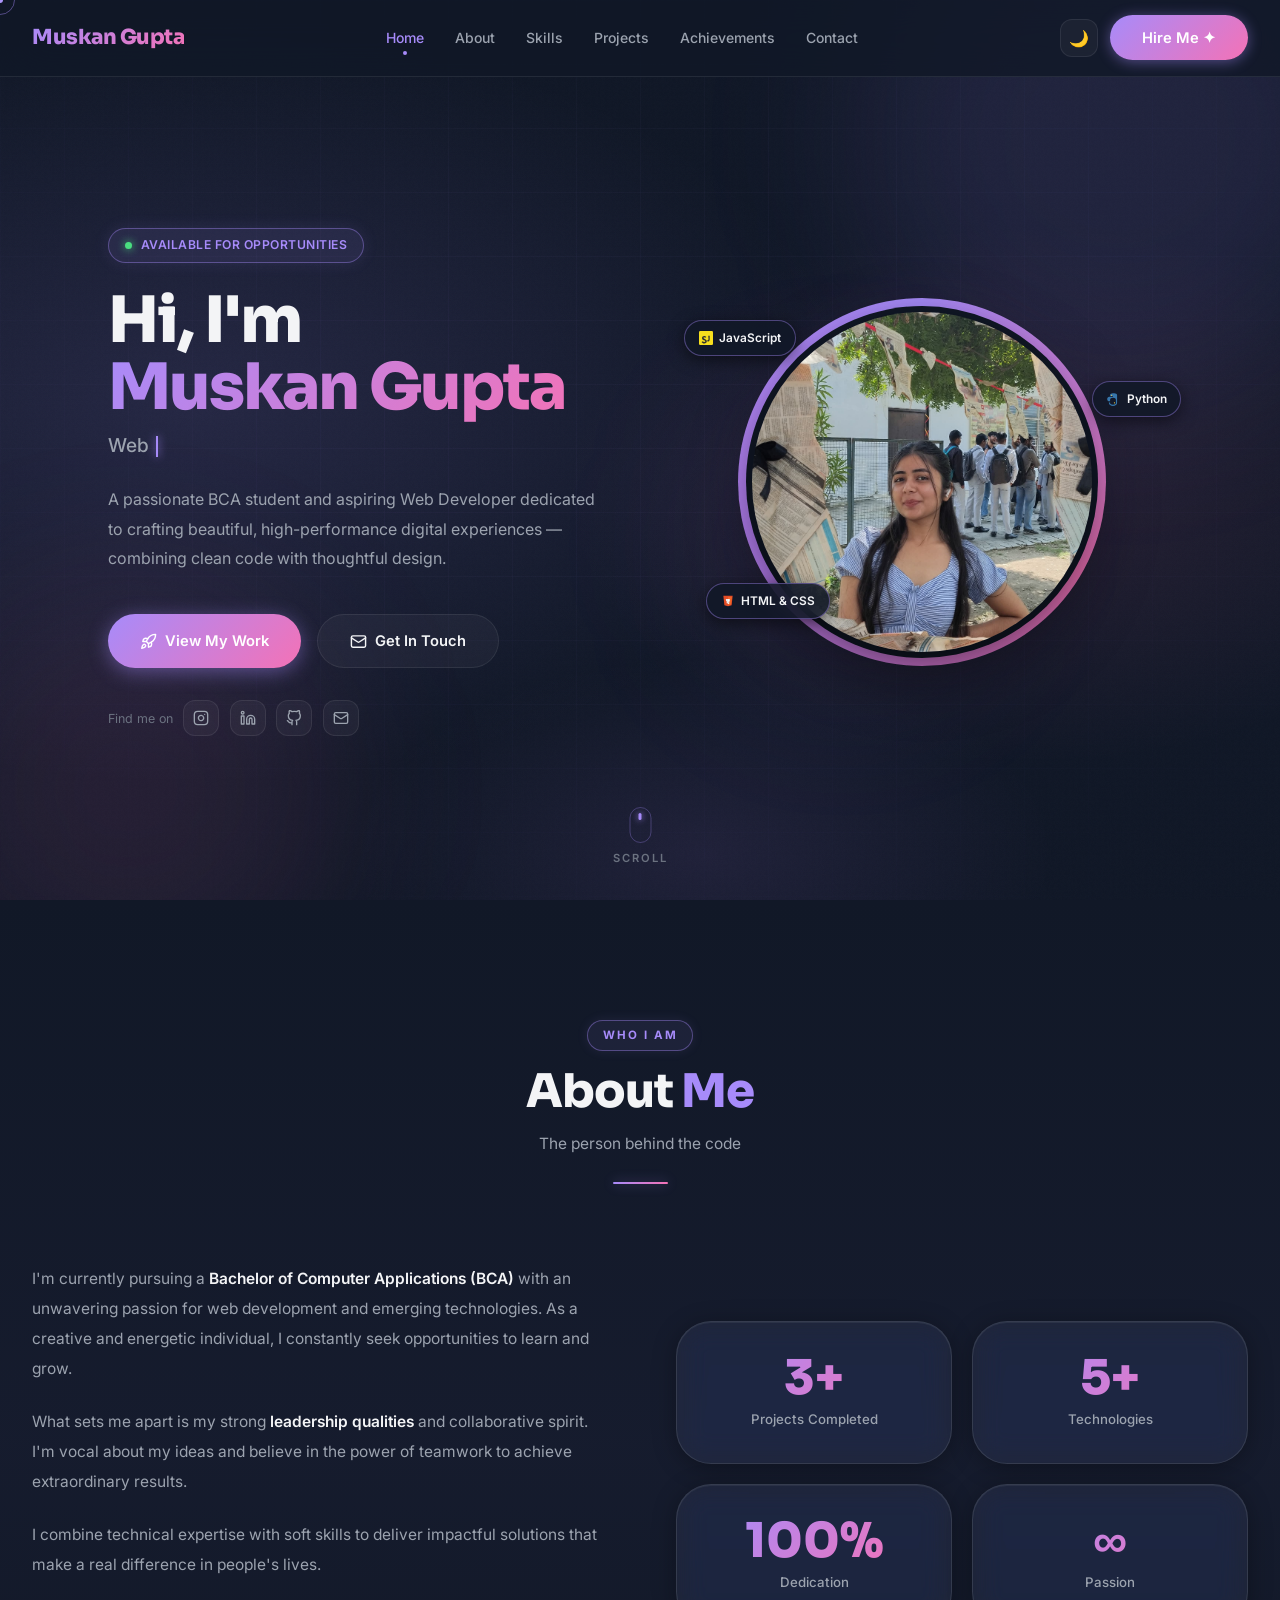
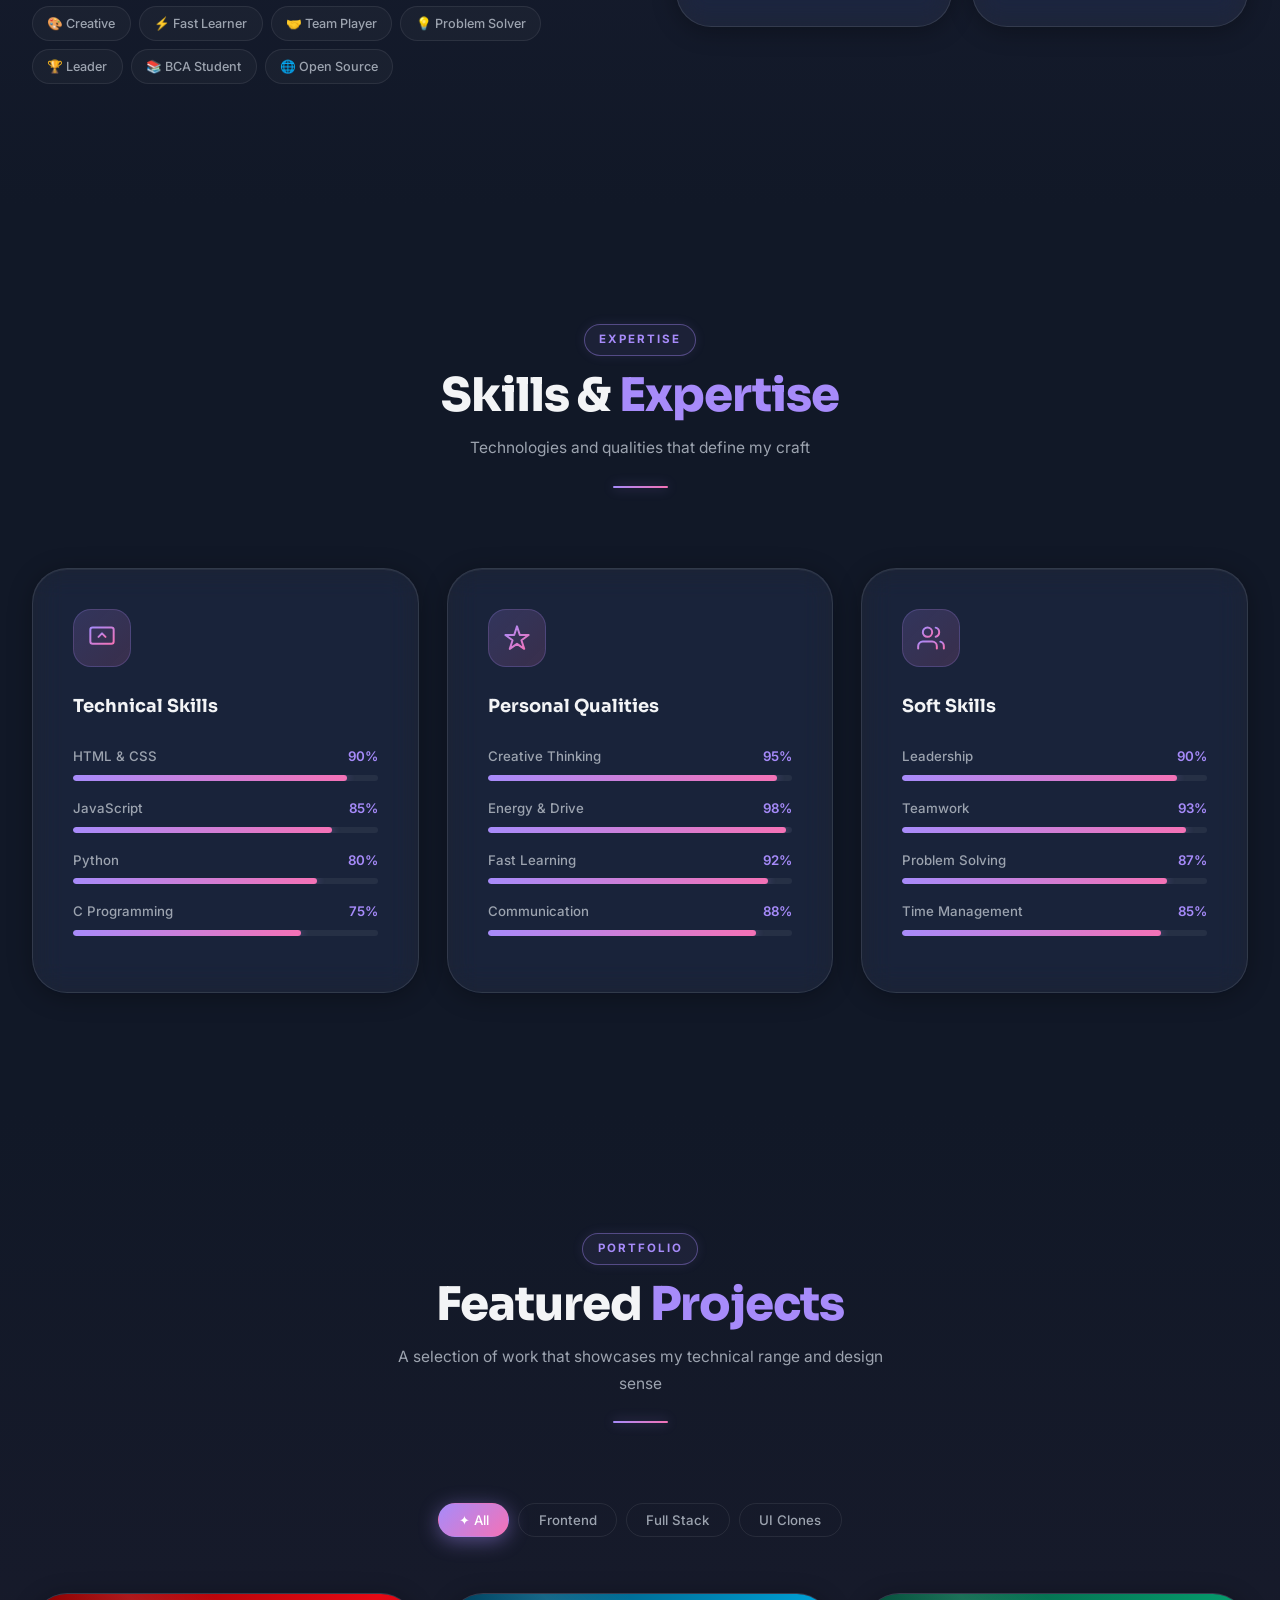
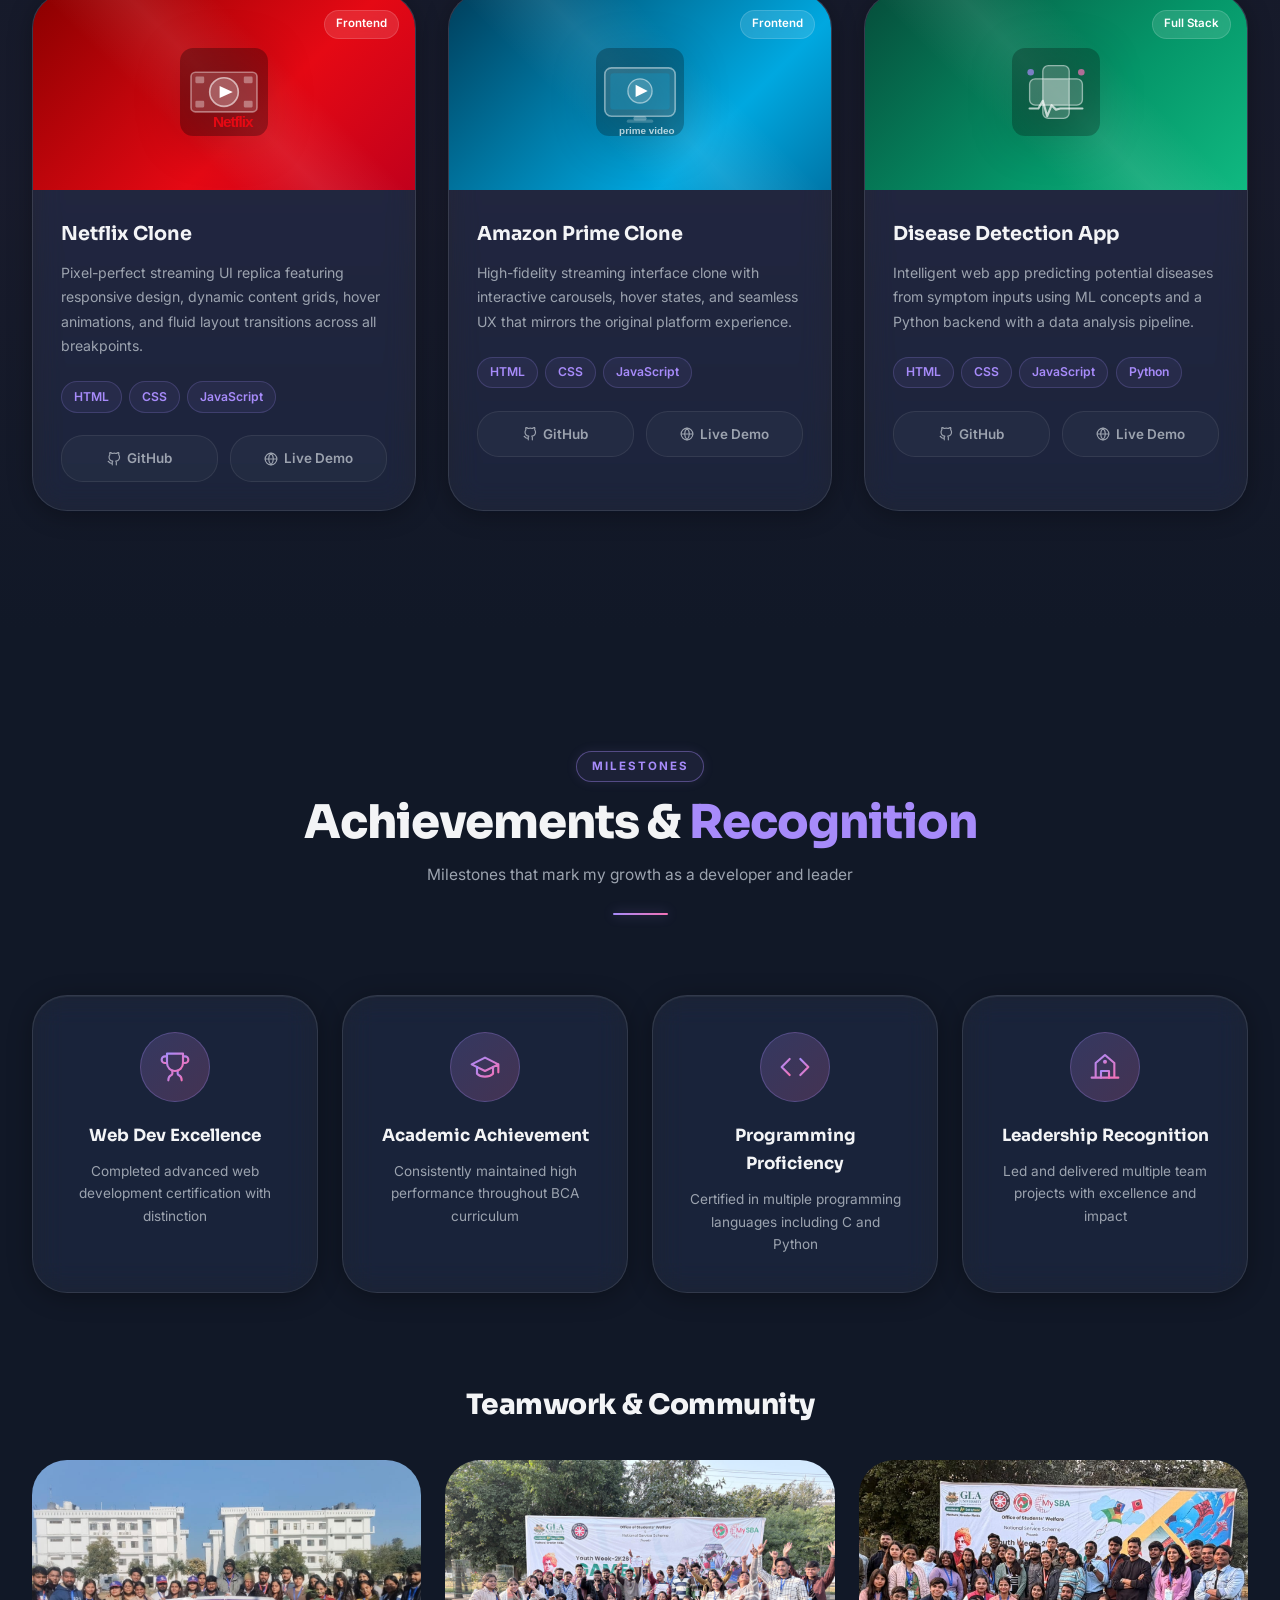
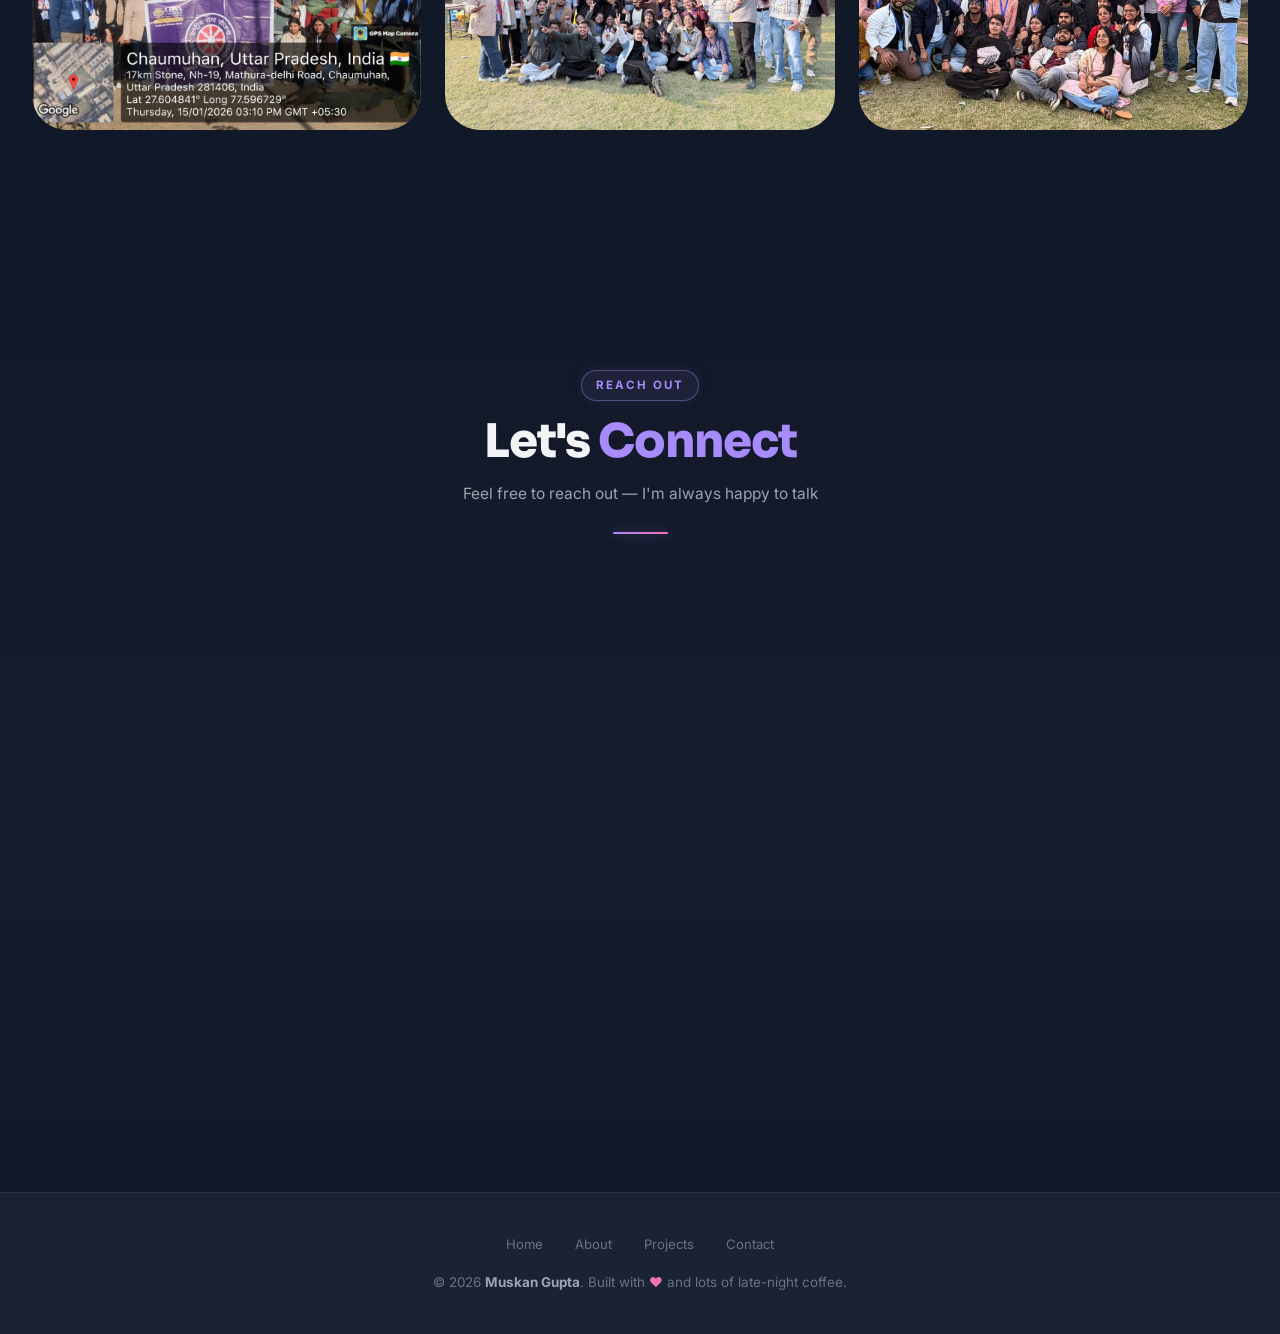
<file: index.html>
<!DOCTYPE html>
<html lang="en">
<head>
<meta charset="UTF-8"/>
<meta name="viewport" content="width=device-width, initial-scale=1.0"/>
<title>Muskan Gupta — Frontend Developer</title>
<link rel="preconnect" href="https://fonts.googleapis.com"/>
<link rel="preconnect" href="https://fonts.gstatic.com" crossorigin/>
<link href="https://fonts.googleapis.com/css2?family=Sora:wght@300;400;500;600;700;800&family=Inter:wght@300;400;500;600;700&display=swap" rel="stylesheet"/>
<style>
/* ════════════════════════════════════════════
   TOKENS
════════════════════════════════════════════ */
:root {
  --bg:          #111827;
  --bg2:         #0f1320;
  --card:        rgba(255,255,255,0.05);
  --card-h:      rgba(255,255,255,0.08);
  --nav-bg:      rgba(17,24,39,0.80);
  --surface:     #1a2236;

  --lav:         #a78bfa;   /* lavender primary */
  --lav-light:   #c084fc;   /* light glow */
  --lav-dim:     #7c6fbe;
  --pink:        #f472b6;   /* soft pink accent */
  --pink-dim:    #c7507e;

  --text:        #f3f4f6;
  --text-2:      #9ca3af;
  --text-3:      #6b7280;

  --border:      rgba(255,255,255,0.08);
  --border-lav:  rgba(167,139,250,0.40);
  --border-pink: rgba(244,114,182,0.35);

  --glow-lav:    rgba(167,139,250,0.45);
  --glow-pink:   rgba(244,114,182,0.38);
  --glow-soft:   rgba(192,132,252,0.28);

  --r:  35px;   /* global card radius */
  --r-sm: 18px;
  --r-xs: 12px;

  --fh: 'Sora', sans-serif;
  --fb: 'Inter', sans-serif;
  --spring: cubic-bezier(0.34,1.56,0.64,1);
  --ease:   cubic-bezier(0.22,1,0.36,1);
}

body.light {
  --bg:#f5f3ff; --bg2:#ede9fe; --card:rgba(255,255,255,0.75);
  --card-h:rgba(255,255,255,0.92); --nav-bg:rgba(245,243,255,0.85);
  --surface:#ffffff; --text:#1f1235; --text-2:#4b3f8d; --text-3:#7c70b8;
  --border:rgba(167,139,250,0.18); --border-lav:rgba(167,139,250,0.4);
  --glow-lav:rgba(167,139,250,0.25);
}

*,*::before,*::after{margin:0;padding:0;box-sizing:border-box}
html{scroll-behavior:smooth}
body{
  font-family:var(--fb); background:var(--bg); color:var(--text);
  line-height:1.7; overflow-x:hidden; transition:background .4s,color .4s;
}
::selection{background:var(--lav);color:#fff}
img{max-width:100%;display:block}
a{text-decoration:none;color:inherit}
button{cursor:pointer;font-family:var(--fb)}
svg{display:block;flex-shrink:0}

/* subtle noise */
body::after{
  content:''; position:fixed; inset:0; z-index:0; pointer-events:none;
  background:url("data:image/svg+xml,%3Csvg xmlns='http://www.w3.org/2000/svg' width='300' height='300'%3E%3Cfilter id='n'%3E%3CfeTurbulence baseFrequency='0.85' numOctaves='4' stitchTiles='stitch'/%3E%3C/filter%3E%3Crect width='300' height='300' filter='url(%23n)' opacity='0.03'/%3E%3C/svg%3E");
  opacity:.5;
}

/* ════════════════════════════════════════════
   CURSOR
════════════════════════════════════════════ */
.cdot,.cring{position:fixed;border-radius:50%;pointer-events:none;z-index:99999;transform:translate(-50%,-50%)}
.cdot{width:6px;height:6px;background:var(--lav);mix-blend-mode:screen}
.cring{width:30px;height:30px;border:1.5px solid rgba(167,139,250,0.45);transition:width .3s var(--spring),height .3s var(--spring),border-color .3s,background .3s}
.cring.hov{width:50px;height:50px;background:rgba(167,139,250,0.07);border-color:var(--pink)}
@media(hover:none){.cdot,.cring{display:none}}

/* ════════════════════════════════════════════
   PROGRESS BAR
════════════════════════════════════════════ */
#prog{
  position:fixed;top:0;left:0;height:2.5px;width:0%;z-index:9999;
  background:linear-gradient(90deg,var(--lav),var(--pink),var(--lav-light));
  border-radius:0 3px 3px 0;
  box-shadow:0 0 14px var(--glow-lav);
  transition:width .1s linear;
}

/* ════════════════════════════════════════════
   TOAST
════════════════════════════════════════════ */
#toast{
  position:fixed;bottom:2rem;right:2rem;z-index:9999;
  background:var(--surface);border:1px solid var(--border-lav);color:var(--text);
  padding:.85rem 1.5rem;border-radius:var(--r-sm);font-size:.87rem;font-weight:500;
  box-shadow:0 8px 32px rgba(0,0,0,.5),0 0 20px var(--glow-lav);
  transform:translateY(90px);opacity:0;transition:all .4s var(--spring);
}
#toast.on{transform:translateY(0);opacity:1}

/* ════════════════════════════════════════════
   BACK TO TOP
════════════════════════════════════════════ */
#btt{
  position:fixed;bottom:2rem;left:2rem;z-index:998;
  width:44px;height:44px;border-radius:50%;border:none;
  background:linear-gradient(135deg,var(--lav),var(--pink));color:#fff;font-size:1.1rem;
  display:flex;align-items:center;justify-content:center;
  box-shadow:0 4px 20px var(--glow-lav);
  transform:translateY(90px);opacity:0;transition:transform .4s var(--spring),opacity .4s,box-shadow .3s;
}
#btt.on{transform:translateY(0);opacity:1}
#btt:hover{box-shadow:0 0 25px rgba(167,139,250,.5),0 0 0 4px rgba(167,139,250,.15);transform:translateY(-4px)}

/* ════════════════════════════════════════════
   GLASS MIXIN
════════════════════════════════════════════ */
.glass{
  background:rgba(255,255,255,0.05);
  backdrop-filter:blur(15px) saturate(160%);
  -webkit-backdrop-filter:blur(15px) saturate(160%);
  border:1px solid rgba(255,255,255,0.10);
  box-shadow:0 4px 24px rgba(0,0,0,.3),inset 0 1px 0 rgba(255,255,255,.06);
}
body.light .glass{
  background:rgba(255,255,255,0.60);
  border-color:rgba(167,139,250,0.18);
  box-shadow:0 4px 24px rgba(167,139,250,.12),inset 0 1px 0 rgba(255,255,255,.8);
}

/* ════════════════════════════════════════════
   NAV
════════════════════════════════════════════ */
nav{
  position:fixed;width:100%;top:0;z-index:1000;
  background:var(--nav-bg);
  backdrop-filter:blur(24px);-webkit-backdrop-filter:blur(24px);
  border-bottom:1px solid var(--border);
  transition:box-shadow .4s,background .4s;
}
nav.scrolled{box-shadow:0 8px 40px rgba(0,0,0,.45),0 0 0 1px rgba(167,139,250,.08)}

.nav-wrap{
  max-width:1380px;margin:0 auto;padding:.95rem 2rem;
  display:flex;justify-content:space-between;align-items:center;gap:1rem;
}

.logo{
  font-family:var(--fh);font-size:1.3rem;font-weight:800;letter-spacing:-.5px;
  background:linear-gradient(135deg,var(--lav),var(--pink));
  -webkit-background-clip:text;-webkit-text-fill-color:transparent;background-clip:text;
  cursor:pointer;
}

.nav-links{display:flex;list-style:none;gap:.25rem;align-items:center}
.nav-links a{
  color:var(--text-2);font-weight:500;font-size:.875rem;
  padding:.42rem .85rem;border-radius:var(--r-xs);
  transition:color .25s,background .25s;
}
.nav-links a:hover{color:var(--text);background:rgba(167,139,250,.08)}
.nav-links a.active{color:var(--lav)}
.nav-links a.active::before{
  /* little dot indicator */
  content:''; position:absolute; bottom:-2px; left:50%; transform:translateX(-50%);
  width:4px;height:4px;border-radius:50%;background:var(--lav);
}
.nav-links a{position:relative}

.nav-right{display:flex;align-items:center;gap:.75rem}

.theme-btn{
  width:38px;height:38px;border-radius:var(--r-xs);border:1px solid var(--border);
  background:rgba(255,255,255,.04);color:var(--text-2);font-size:1rem;
  display:flex;align-items:center;justify-content:center;
  transition:border-color .25s,color .25s,transform .25s;
}
.theme-btn:hover{border-color:var(--lav);color:var(--lav);transform:rotate(18deg)}

.nav-cta{
  padding:.5rem 1.25rem;border-radius:50px;border:none;
  background:linear-gradient(135deg,var(--lav),var(--pink));
  color:#fff;font-size:.85rem;font-weight:600;
  box-shadow:0 2px 14px var(--glow-lav);
  transition:box-shadow .25s,transform .25s;
}
.nav-cta:hover{box-shadow:0 0 25px rgba(167,139,250,.5);transform:translateY(-2px)}

.ham{
  display:none;background:none;border:1px solid var(--border);
  width:38px;height:38px;border-radius:var(--r-xs);color:var(--text-2);font-size:1.2rem;
  align-items:center;justify-content:center;
}

/* ════════════════════════════════════════════
   HERO
════════════════════════════════════════════ */
.hero{
  min-height:100vh;display:flex;align-items:center;
  padding:9rem 2rem 5rem;position:relative;overflow:hidden;
}

/* bg gradient */
.hero-bg{
  position:absolute;inset:0;z-index:0;
  background:
    radial-gradient(ellipse 80% 65% at 15% 45%, rgba(167,139,250,.14) 0%, transparent 65%),
    radial-gradient(ellipse 60% 50% at 80% 55%, rgba(244,114,182,.10) 0%, transparent 60%),
    radial-gradient(ellipse 50% 40% at 55% 95%, rgba(192,132,252,.09) 0%, transparent 55%),
    var(--bg);
}

/* grid */
.hero-grid{
  position:absolute;inset:0;z-index:0;pointer-events:none;
  background-image:
    linear-gradient(rgba(167,139,250,.03) 1px,transparent 1px),
    linear-gradient(90deg,rgba(167,139,250,.03) 1px,transparent 1px);
  background-size:64px 64px;
  mask-image:radial-gradient(ellipse 80% 80% at 50% 40%,black 30%,transparent 100%);
}

/* blobs */
.blob{position:absolute;border-radius:50%;filter:blur(80px);pointer-events:none;z-index:0}
.b1{width:520px;height:520px;background:rgba(167,139,250,.11);top:-120px;right:-100px;animation:bf1 18s ease-in-out infinite}
.b2{width:420px;height:420px;background:rgba(244,114,182,.09);bottom:-100px;left:-80px;animation:bf2 14s ease-in-out infinite}
.b3{width:280px;height:280px;background:rgba(192,132,252,.08);top:45%;left:55%;animation:bf1 11s ease-in-out infinite reverse}
@keyframes bf1{0%,100%{transform:translate(0,0) scale(1)}50%{transform:translate(-35px,28px) scale(1.07)}}
@keyframes bf2{0%,100%{transform:translate(0,0) scale(1)}50%{transform:translate(28px,-35px) scale(1.05)}}

.hero-inner{
  max-width:1380px;margin:0 auto;position:relative;z-index:1;
  display:grid;grid-template-columns:1fr 1fr;gap:4rem;align-items:center;
}

.hero-left{animation:slideL .9s var(--ease) both}

.eyebrow{
  display:inline-flex;align-items:center;gap:.55rem;
  border:1px solid var(--border-lav);background:rgba(167,139,250,.09);
  backdrop-filter:blur(8px);color:var(--lav);
  padding:.38rem 1rem;border-radius:50px;
  font-size:.76rem;font-weight:600;letter-spacing:.5px;text-transform:uppercase;
  margin-bottom:1.5rem;box-shadow:0 0 16px rgba(167,139,250,.12);
}
.e-dot{width:7px;height:7px;border-radius:50%;background:#4ade80;box-shadow:0 0 8px #4ade80;animation:pulseg 2s ease-in-out infinite}
@keyframes pulseg{0%,100%{opacity:1;transform:scale(1)}50%{opacity:.4;transform:scale(1.5)}}

.hero-h1{
  font-family:var(--fh);
  font-size:clamp(2.6rem,5vw,4.2rem);font-weight:800;
  line-height:1.06;letter-spacing:-2px;color:var(--text);margin-bottom:.4rem;
}
.grad{
  background:linear-gradient(135deg,var(--lav) 0%,var(--pink) 55%,var(--lav-light) 100%);
  -webkit-background-clip:text;-webkit-text-fill-color:transparent;background-clip:text;
  background-size:200% auto;animation:gradmove 5s ease-in-out infinite alternate;
}
@keyframes gradmove{0%{background-position:0%}100%{background-position:100%}}

.hero-role{
  font-size:1.2rem;font-weight:500;color:var(--text-2);
  margin-bottom:1.5rem;min-height:2rem;
}
.tcur{
  display:inline-block;width:2px;height:1.1em;
  background:var(--lav);margin-left:2px;vertical-align:middle;
  box-shadow:0 0 8px var(--lav);animation:blinkcur 1s step-end infinite;
}
@keyframes blinkcur{0%,100%{opacity:1}50%{opacity:0}}

.hero-desc{font-size:1rem;color:var(--text-2);line-height:1.85;margin-bottom:2.5rem;max-width:500px}

.hero-btns{display:flex;gap:1rem;flex-wrap:wrap}

.btn{
  padding:.85rem 2rem;border-radius:50px;border:none;
  font-family:var(--fb);font-size:.92rem;font-weight:600;
  display:inline-flex;align-items:center;gap:.5rem;
  position:relative;overflow:hidden;cursor:pointer;
  transition:transform .25s,box-shadow .25s;
}
.btn::after{content:'';position:absolute;inset:0;opacity:0;background:rgba(255,255,255,.15);transition:opacity .25s}
.btn:hover::after{opacity:1}
.btn:hover{transform:translateY(-3px)}

.btn-primary{
  background:linear-gradient(135deg,var(--lav),var(--pink));color:#fff;
  box-shadow:0 4px 20px var(--glow-lav);
}
.btn-primary:hover{box-shadow:0 0 25px rgba(167,139,250,.5)}

.btn-outline{
  background:rgba(255,255,255,.04);color:var(--text);
  border:1px solid var(--border);backdrop-filter:blur(8px);
}
.btn-outline:hover{border-color:var(--lav);color:var(--lav);box-shadow:0 0 20px rgba(167,139,250,.15)}

/* hero socials row */
.hero-soc{display:flex;gap:.65rem;margin-top:2rem;align-items:center}
.hero-soc-label{color:var(--text-3);font-size:.78rem}
.soc-pill{
  width:36px;height:36px;border-radius:var(--r-xs);border:1px solid var(--border);
  background:rgba(255,255,255,.04);color:var(--text-2);
  display:flex;align-items:center;justify-content:center;
  transition:border-color .25s,transform .25s,box-shadow .25s;
}
.soc-pill:hover{border-color:var(--lav);color:var(--lav);transform:translateY(-3px);box-shadow:0 0 16px var(--glow-lav)}
.soc-pill svg{width:16px;height:16px}

/* hero photo */
.hero-right{display:flex;justify-content:center;animation:slideR .9s var(--ease) both}
.photo-frame{position:relative;width:360px;height:360px}
.photo-frame::before{
  content:'';position:absolute;inset:-4px;border-radius:50%;
  background:conic-gradient(from 0deg,var(--lav),var(--pink),var(--lav-light),var(--lav));
  animation:spinring 7s linear infinite;z-index:0;
}
.photo-frame::after{content:'';position:absolute;inset:4px;border-radius:50%;background:var(--bg);z-index:1}
@keyframes spinring{to{transform:rotate(360deg)}}

.photo-halo{
  position:absolute;inset:-30px;border-radius:50%;
  background:radial-gradient(circle,rgba(167,139,250,.22),transparent 70%);
  filter:blur(20px);z-index:0;animation:halopulse 3.5s ease-in-out infinite alternate;
}
@keyframes halopulse{from{opacity:.45;transform:scale(.9)}to{opacity:1;transform:scale(1.06)}}

.profile-photo{
  position:absolute;inset:10px;z-index:2;border-radius:50%;
  width:calc(100% - 20px);height:calc(100% - 20px);
  object-fit:cover;box-shadow:0 20px 60px rgba(0,0,0,.6);
  animation:float 7s ease-in-out infinite;
}
@keyframes float{0%,100%{transform:translateY(0)}50%{transform:translateY(-16px)}}

/* tech chips around photo */
.tbadge{
  position:absolute;z-index:5;
  background:rgba(17,24,39,.85);border:1px solid var(--border-lav);
  backdrop-filter:blur(12px);border-radius:var(--r-sm);
  padding:.42rem .85rem;font-size:.74rem;font-weight:600;color:var(--text);
  box-shadow:0 4px 16px rgba(0,0,0,.5);
  display:flex;align-items:center;gap:.4rem;animation:float 7s ease-in-out infinite;
}
.tb1{top:5%;left:-16%;animation-delay:-2s}
.tb2{top:22%;right:-22%;animation-delay:-4s}
.tb3{bottom:12%;left:-10%;animation-delay:-1s}
.tbadge svg{width:14px;height:14px}

/* scroll hint */
.scroll-hint{
  position:absolute;bottom:2rem;left:50%;transform:translateX(-50%);
  display:flex;flex-direction:column;align-items:center;gap:.4rem;cursor:pointer;
  animation:fadeU 1s ease 1.5s both;
}
.scroll-hint span{font-size:.7rem;color:var(--text-3);font-weight:600;letter-spacing:2px;text-transform:uppercase}
.scroll-mouse{width:22px;height:36px;border:1.5px solid rgba(167,139,250,.3);border-radius:12px;display:flex;justify-content:center;padding-top:5px}
.scroll-mouse::after{content:'';width:3px;height:7px;border-radius:2px;background:var(--lav);box-shadow:0 0 6px var(--lav);animation:scrollbob 1.7s ease infinite}
@keyframes scrollbob{0%,100%{transform:translateY(0);opacity:1}70%{transform:translateY(10px);opacity:0}}

/* ════════════════════════════════════════════
   SECTION SHARED
════════════════════════════════════════════ */
section{padding:7.5rem 2rem;position:relative}
.wrap{max-width:1380px;margin:0 auto}

.sec-head{text-align:center;margin-bottom:5rem}
.sec-chip{
  display:inline-block;border:1px solid var(--border-lav);background:rgba(167,139,250,.08);
  color:var(--lav);padding:.3rem .9rem;border-radius:50px;
  font-size:.72rem;font-weight:700;letter-spacing:2px;text-transform:uppercase;
  margin-bottom:.9rem;box-shadow:0 0 12px rgba(167,139,250,.1);
}
.sec-title{
  font-family:var(--fh);font-size:clamp(1.9rem,3.8vw,2.9rem);font-weight:800;
  color:var(--text);letter-spacing:-1px;line-height:1.1;margin-bottom:.9rem;
}
.sec-title .a{color:var(--lav)}
.sec-sub{color:var(--text-2);font-size:.97rem;max-width:520px;margin:0 auto}
.sec-div{
  width:55px;height:2px;margin:1.5rem auto 0;border-radius:2px;
  background:linear-gradient(90deg,var(--lav),var(--pink));
  box-shadow:0 0 12px var(--glow-lav);
}

/* ════════════════════════════════════════════
   ABOUT
════════════════════════════════════════════ */
#about{background:linear-gradient(180deg,var(--bg) 0%,rgba(167,139,250,.03) 60%,var(--bg) 100%)}

.about-grid{display:grid;grid-template-columns:1fr 1fr;gap:4.5rem;align-items:center}
.about-text p{color:var(--text-2);line-height:1.95;margin-bottom:1.4rem;font-size:.97rem}
.about-text strong{color:var(--text);font-weight:600}

.tags{display:flex;flex-wrap:wrap;gap:.5rem;margin-top:1.6rem}
.tag{
  padding:.36rem .9rem;border-radius:50px;border:1px solid var(--border);
  background:rgba(255,255,255,.03);color:var(--text-2);font-size:.79rem;font-weight:500;
  transition:border-color .25s,color .25s,transform .25s,background .25s;cursor:default;
}
.tag:hover{border-color:var(--lav);color:var(--lav);transform:translateY(-2px);background:rgba(167,139,250,.07)}

.stats-grid{display:grid;grid-template-columns:1fr 1fr;gap:1.25rem}
.stat-card{
  padding:2rem;border-radius:var(--r);text-align:center;
  transition:transform .4s var(--spring),box-shadow .4s;
}
.stat-card:hover{transform:translateY(-10px);box-shadow:0 20px 40px rgba(0,0,0,.4),0 0 30px var(--glow-lav)}
.stat-num{
  font-family:var(--fh);font-size:3rem;font-weight:800;line-height:1;
  background:linear-gradient(135deg,var(--lav),var(--pink));
  -webkit-background-clip:text;-webkit-text-fill-color:transparent;background-clip:text;
}
.stat-lbl{color:var(--text-2);font-size:.83rem;font-weight:500;margin-top:.4rem}

/* ════════════════════════════════════════════
   SKILLS
════════════════════════════════════════════ */
#skills{background:var(--bg)}
.skills-grid{display:grid;grid-template-columns:repeat(3,1fr);gap:1.75rem}
.skill-card{
  padding:2.5rem;border-radius:var(--r);position:relative;overflow:hidden;
  transition:transform .4s var(--spring),box-shadow .4s,border-color .3s;
}
.skill-card::before{
  content:'';position:absolute;top:0;left:0;right:0;height:1px;
  background:linear-gradient(90deg,transparent,var(--lav),transparent);
  opacity:0;transition:opacity .4s;
}
.skill-card:hover{transform:translateY(-14px);box-shadow:0 30px 60px rgba(0,0,0,.4),0 0 35px rgba(167,139,250,.12)}
.skill-card:hover::before{opacity:1}

.sk-icon{
  width:58px;height:58px;border-radius:18px;margin-bottom:1.5rem;
  background:linear-gradient(135deg,rgba(167,139,250,.18),rgba(244,114,182,.15));
  border:1px solid rgba(167,139,250,.22);
  display:flex;align-items:center;justify-content:center;
}
.sk-icon svg{width:28px;height:28px}

.skill-card h3{font-family:var(--fh);font-size:1.12rem;font-weight:700;margin-bottom:1.5rem;color:var(--text)}

.sk-item{margin-bottom:1rem}
.sk-label{display:flex;justify-content:space-between;font-size:.83rem;font-weight:500;margin-bottom:.45rem}
.sk-label span:first-child{color:var(--text-2)}
.sk-label span:last-child{color:var(--lav);font-weight:600}
.sk-bar{height:6px;background:rgba(255,255,255,.06);border-radius:50px;overflow:hidden}
.sk-fill{height:100%;width:0;border-radius:50px;background:linear-gradient(90deg,var(--lav),var(--pink));box-shadow:0 0 8px var(--glow-lav);transition:width 1.4s cubic-bezier(.4,0,.2,1)}

/* ════════════════════════════════════════════
   PROJECTS
════════════════════════════════════════════ */
#projects{background:linear-gradient(180deg,var(--bg) 0%,rgba(244,114,182,.03) 60%,var(--bg) 100%)}

.filter-row{display:flex;justify-content:center;gap:.6rem;flex-wrap:wrap;margin-bottom:3.5rem}
.ftab{
  padding:.48rem 1.2rem;border-radius:50px;border:1px solid var(--border);
  background:transparent;color:var(--text-2);font-size:.83rem;font-weight:500;
  transition:all .25s;
}
.ftab:hover{border-color:var(--lav);color:var(--lav)}
.ftab.on{background:linear-gradient(135deg,var(--lav),var(--pink));color:#fff;border-color:transparent;box-shadow:0 4px 20px var(--glow-lav)}

.proj-grid{display:grid;grid-template-columns:repeat(auto-fit,minmax(330px,1fr));gap:2rem}

/* The signature glassmorphism project card */
.proj-card{
  border-radius:var(--r);overflow:hidden;position:relative;
  background:rgba(255,255,255,.05);
  backdrop-filter:blur(15px) saturate(160%);
  -webkit-backdrop-filter:blur(15px) saturate(160%);
  border:1px solid rgba(255,255,255,.10);
  box-shadow:0 4px 24px rgba(0,0,0,.3),inset 0 1px 0 rgba(255,255,255,.05);
  transition:transform .4s var(--spring),box-shadow .4s;
}

/* animated gradient glow border on hover */
.proj-card::before{
  content:'';position:absolute;inset:-1px;z-index:-1;border-radius:var(--r);
  background:linear-gradient(135deg,var(--lav),var(--pink),var(--lav-light),var(--lav));
  background-size:300% 300%;animation:bspin 5s linear infinite;
  opacity:0;transition:opacity .4s;
}
@keyframes bspin{0%{background-position:0% 50%}50%{background-position:100% 50%}100%{background-position:0% 50%}}

.proj-card:hover{transform:translateY(-16px);box-shadow:0 32px 64px rgba(0,0,0,.5),0 0 40px var(--glow-lav)}
.proj-card:hover::before{opacity:1}

.proj-img{
  height:196px;position:relative;overflow:hidden;
  display:flex;align-items:center;justify-content:center;
}
.proj-img .shine{
  position:absolute;inset:0;
  background:linear-gradient(45deg,transparent 35%,rgba(255,255,255,.09),transparent 65%);
  animation:shine 5s ease-in-out infinite;
}
@keyframes shine{0%{transform:translateX(-120%)}100%{transform:translateX(220%)}}

.proj-svg{position:relative;z-index:1;filter:drop-shadow(0 6px 24px rgba(0,0,0,.4))}

.proj-badge{
  position:absolute;top:1rem;right:1rem;z-index:2;
  background:rgba(255,255,255,.12);backdrop-filter:blur(10px);
  border:1px solid rgba(255,255,255,.15);color:#fff;
  padding:.24rem .7rem;border-radius:50px;font-size:.72rem;font-weight:600;
}

.proj-body{padding:1.75rem}
.proj-body h3{font-family:var(--fh);font-size:1.2rem;font-weight:700;margin-bottom:.65rem;color:var(--text)}
.proj-body p{color:var(--text-2);font-size:.88rem;line-height:1.75;margin-bottom:1.4rem}

.tech-row{display:flex;flex-wrap:wrap;gap:.45rem;margin-bottom:1.4rem}
.tch{
  padding:.28rem .75rem;border-radius:50px;font-size:.76rem;font-weight:600;
  border:1px solid rgba(167,139,250,.2);background:rgba(167,139,250,.08);color:var(--lav);
  transition:background .25s,border-color .25s;
}
.proj-card:hover .tch{background:rgba(167,139,250,.15);border-color:rgba(167,139,250,.4)}

.proj-links{display:flex;gap:.75rem}
.plink{
  flex:1;padding:.68rem;border-radius:22px;border:1px solid var(--border);
  color:var(--text-2);text-align:center;font-size:.84rem;font-weight:600;
  background:rgba(255,255,255,.03);transition:all .25s;
  display:flex;align-items:center;justify-content:center;gap:.4rem;
}
.plink:hover{border-color:var(--lav);color:var(--lav);background:rgba(167,139,250,.08);box-shadow:0 0 16px var(--glow-lav);transform:translateY(-2px)}
.plink svg{width:14px;height:14px}

/* ════════════════════════════════════════════
   ACHIEVEMENTS
════════════════════════════════════════════ */
#achievements{background:var(--bg)}
.ach-grid{display:grid;grid-template-columns:repeat(auto-fit,minmax(230px,1fr));gap:1.5rem}
.ach-card{
  padding:2.25rem;border-radius:var(--r);text-align:center;
  transition:transform .4s var(--spring),box-shadow .4s;position:relative;overflow:hidden;
}
.ach-card::before{
  content:'';position:absolute;inset:-1px;z-index:-1;border-radius:var(--r);
  background:linear-gradient(135deg,var(--lav),var(--pink),var(--lav-light),var(--lav));
  background-size:300% 300%;animation:bspin 6s linear infinite;opacity:0;transition:opacity .4s;
}
.ach-card:hover{transform:scale(1.04) translateY(-6px);box-shadow:0 24px 50px rgba(0,0,0,.4),0 0 28px var(--glow-lav)}
.ach-card:hover::before{opacity:1}

.ach-ico{
  width:70px;height:70px;border-radius:50%;margin:0 auto 1.25rem;
  background:linear-gradient(135deg,rgba(167,139,250,.2),rgba(244,114,182,.2));
  border:1px solid rgba(167,139,250,.28);
  display:flex;align-items:center;justify-content:center;
  transition:transform .4s var(--spring);
}
.ach-ico svg{width:32px;height:32px}
.ach-card:hover .ach-ico{transform:scale(1.15) rotate(6deg)}
.ach-card h3{font-family:var(--fh);font-size:1.05rem;font-weight:700;margin-bottom:.6rem;color:var(--text)}
.ach-card p{color:var(--text-2);font-size:.85rem;line-height:1.65}

/* Gallery */
.gal-title{font-family:var(--fh);text-align:center;margin:5.5rem 0 2rem;font-size:1.75rem;font-weight:800;color:var(--text);letter-spacing:-.5px}
.gallery{display:grid;grid-template-columns:repeat(auto-fit,minmax(240px,1fr));gap:1.5rem}
.gal-item{border-radius:var(--r);overflow:hidden;position:relative;height:270px;cursor:pointer;transition:transform .4s var(--spring),box-shadow .4s}
.gal-item img{width:100%;height:100%;object-fit:cover;transition:transform .6s var(--ease)}
.gal-item:hover{transform:translateY(-10px);box-shadow:0 20px 50px rgba(0,0,0,.5),0 0 28px var(--glow-lav)}
.gal-item:hover img{transform:scale(1.08)}
.gal-ov{position:absolute;bottom:0;left:0;right:0;background:linear-gradient(to top,rgba(0,0,0,.88),transparent);padding:1.4rem;color:#fff;transform:translateY(100%);transition:transform .4s}
.gal-item:hover .gal-ov{transform:translateY(0)}
.gal-ov h4{font-family:var(--fh);font-size:.97rem;font-weight:700;margin-bottom:.22rem}
.gal-ov p{font-size:.8rem;opacity:.8}

/* Gradient fallback boxes for gallery when images missing */
.gal-item.fallback-1{background:linear-gradient(135deg,rgba(167,139,250,.25),rgba(124,111,190,.2))}
.gal-item.fallback-2{background:linear-gradient(135deg,rgba(244,114,182,.2),rgba(167,139,250,.2))}
.gal-item.fallback-3{background:linear-gradient(135deg,rgba(192,132,252,.2),rgba(244,114,182,.18))}

/* ════════════════════════════════════════════
   CONTACT
════════════════════════════════════════════ */
#contact{background:linear-gradient(180deg,var(--bg) 0%,rgba(167,139,250,.04) 60%,var(--bg) 100%)}

.contact-box{text-align:center;max-width:820px;margin:0 auto}
.ctag{font-size:.97rem;color:var(--text-2);margin-bottom:3.5rem;line-height:1.85}

.soc-grid{display:flex;flex-wrap:wrap;justify-content:center;gap:1.2rem}
.soc-card{
  display:flex;flex-direction:column;align-items:center;gap:.55rem;
  padding:1.5rem 1.2rem;border-radius:var(--r);min-width:118px;
  transition:transform .4s var(--spring),box-shadow .4s,border-color .25s;
}
.soc-card:hover{transform:translateY(-12px);box-shadow:0 20px 50px rgba(0,0,0,.4),0 0 25px var(--glow-lav);border-color:var(--border-lav)!important}

.soc-ico{
  width:62px;height:62px;border-radius:50%;
  display:flex;align-items:center;justify-content:center;
  position:relative;transition:transform .4s var(--spring);
}
.soc-ico::after{content:'';position:absolute;inset:-3px;border-radius:50%;background:inherit;filter:blur(10px);opacity:0;transition:opacity .4s;z-index:-1}
.soc-card:hover .soc-ico{transform:scale(1.1) rotate(-5deg)}
.soc-card:hover .soc-ico::after{opacity:.55}
.soc-ico svg{width:26px;height:26px}

.ig .soc-ico{background:linear-gradient(135deg,#f58529,#dd2a7b,#8134af)}
.li .soc-ico{background:linear-gradient(135deg,#0077b5,#00a0dc)}
.gh .soc-ico{background:linear-gradient(135deg,#24292e,#57606a)}
.nt .soc-ico{background:linear-gradient(135deg,#00ad9f,#45e5da)}
.em .soc-ico{background:linear-gradient(135deg,var(--lav),var(--pink))}

.slbl{color:var(--text);font-size:.88rem;font-weight:600}
.shdl{color:var(--text-3);font-size:.76rem}

.cdiv{width:100%;height:1px;background:linear-gradient(90deg,transparent,var(--border-lav),transparent);margin:3.5rem 0}

.ecta{
  display:inline-flex;align-items:center;gap:.65rem;
  background:linear-gradient(135deg,var(--lav),var(--pink));
  color:#fff;padding:1rem 2.5rem;border-radius:50px;
  font-family:var(--fb);font-weight:600;font-size:.95rem;
  box-shadow:0 6px 28px var(--glow-lav);
  transition:transform .25s,box-shadow .25s;
  position:relative;overflow:hidden;
}
.ecta::before{content:'';position:absolute;inset:0;background:rgba(255,255,255,.13);transform:translateX(-100%);transition:transform .4s}
.ecta:hover{transform:translateY(-4px) scale(1.02);box-shadow:0 0 25px rgba(167,139,250,.5)}
.ecta:hover::before{transform:translateX(100%)}
.ecta svg{width:18px;height:18px}

/* ════════════════════════════════════════════
   FOOTER
════════════════════════════════════════════ */
footer{
  background:var(--surface);border-top:1px solid var(--border);
  text-align:center;padding:2.5rem 2rem;font-size:.84rem;color:var(--text-3);
}
footer strong{color:var(--text-2)}
.hrt{color:var(--pink)}
.foot-links{display:flex;justify-content:center;gap:2rem;margin-bottom:1rem}
.foot-links a{color:var(--text-3);font-size:.82rem;transition:color .25s}
.foot-links a:hover{color:var(--lav)}

/* ════════════════════════════════════════════
   SCROLL REVEAL
════════════════════════════════════════════ */
.reveal{opacity:0;transform:translateY(36px);transition:opacity .7s var(--ease),transform .7s var(--ease)}
.reveal.active{opacity:1;transform:none}
.stagger>*{opacity:0;transform:translateY(26px);transition:opacity .55s var(--ease),transform .55s var(--ease)}
.stagger.active>*:nth-child(1){opacity:1;transform:none;transition-delay:.05s}
.stagger.active>*:nth-child(2){opacity:1;transform:none;transition-delay:.14s}
.stagger.active>*:nth-child(3){opacity:1;transform:none;transition-delay:.23s}
.stagger.active>*:nth-child(4){opacity:1;transform:none;transition-delay:.32s}
.stagger.active>*:nth-child(5){opacity:1;transform:none;transition-delay:.41s}

/* ════════════════════════════════════════════
   KEYFRAMES
════════════════════════════════════════════ */
@keyframes slideL{from{opacity:0;transform:translateX(-50px)}to{opacity:1;transform:none}}
@keyframes slideR{from{opacity:0;transform:translateX(50px)}to{opacity:1;transform:none}}
@keyframes fadeU{from{opacity:0;transform:translateX(-50%) translateY(20px)}to{opacity:1;transform:translateX(-50%) translateY(0)}}
@keyframes ripple{to{transform:scale(4);opacity:0}}
@keyframes cardIn{from{opacity:0;transform:translateY(20px)}to{opacity:1;transform:none}}

/* ════════════════════════════════════════════
   RESPONSIVE
════════════════════════════════════════════ */
@media(max-width:1024px){
  .hero-inner{grid-template-columns:1fr;text-align:center}
  .hero-desc,.hero-btns,.hero-soc{margin-left:auto;margin-right:auto}
  .hero-btns,.hero-soc{justify-content:center}
  .hero-right{order:-1}
  .photo-frame{width:280px;height:280px}
  .tb1,.tb2,.tb3{display:none}
  .about-grid{grid-template-columns:1fr}
  .skills-grid{grid-template-columns:repeat(2,1fr)}
}
@media(max-width:768px){
  .ham{display:flex}
  .nav-links{
    position:fixed;top:69px;left:-100%;flex-direction:column;gap:0;
    background:var(--nav-bg);backdrop-filter:blur(24px);width:100%;padding:1rem 0;
    border-bottom:1px solid var(--border);transition:left .35s var(--ease);
  }
  .nav-links.open{left:0}
  .nav-links li{width:100%}
  .nav-links a{display:block;padding:.75rem 2rem;border-radius:0}
  .nav-cta{display:none}
  .hero-h1{font-size:2.4rem}
  .sec-title{font-size:2rem}
  .skills-grid{grid-template-columns:1fr}
  .stats-grid{grid-template-columns:1fr 1fr}
  .gallery{grid-template-columns:1fr}
  .photo-frame{width:220px;height:220px}
}
@media(max-width:480px){
  .soc-grid{gap:.85rem}
  .soc-card{min-width:100px;padding:1.1rem}
  .soc-ico{width:54px;height:54px}
  .soc-ico svg{width:22px;height:22px}
  .hero-btns{flex-direction:column}
  .btn{justify-content:center}
}
</style>
</head>
<body>

<!-- Cursor -->
<div class="cdot" id="cDot"></div>
<div class="cring" id="cRing"></div>

<!-- Progress -->
<div id="prog"></div>

<!-- Toast -->
<div id="toast">📋 Email copied!</div>

<!-- Back to top -->
<button id="btt" aria-label="Back to top">↑</button>

<!-- ═══════════════ NAV ═══════════════ -->
<nav id="nav">
  <div class="nav-wrap">
    <div class="logo" onclick="scrollTo({top:0,behavior:'smooth'})">Muskan Gupta</div>
    <button class="ham" id="ham" aria-label="Menu">☰</button>
    <ul class="nav-links" id="navLinks">
      <li><a href="#home"         class="nl">Home</a></li>
      <li><a href="#about"        class="nl">About</a></li>
      <li><a href="#skills"       class="nl">Skills</a></li>
      <li><a href="#projects"     class="nl">Projects</a></li>
      <li><a href="#achievements" class="nl">Achievements</a></li>
      <li><a href="#contact"      class="nl">Contact</a></li>
    </ul>
    <div class="nav-right">
      <button class="theme-btn" id="themeBtn" title="Toggle theme">🌙</button>
      <button class="nav-cta btn" onclick="document.getElementById('contact').scrollIntoView({behavior:'smooth'})">Hire Me ✦</button>
    </div>
  </div>
</nav>

<!-- ═══════════════ HERO ═══════════════ -->
<section class="hero" id="home">
  <div class="hero-bg"></div>
  <div class="hero-grid"></div>
  <div class="blob b1"></div>
  <div class="blob b2"></div>
  <div class="blob b3"></div>

  <div class="hero-inner">
    <div class="hero-left">
      <div class="eyebrow">
        <span class="e-dot"></span>
        Available for Opportunities
      </div>
      <h1 class="hero-h1">Hi, I'm<br><span class="grad">Muskan Gupta</span></h1>
      <p class="hero-role" id="roleEl"><span class="tcur"></span></p>
      <p class="hero-desc">A passionate BCA student and aspiring Web Developer dedicated to crafting beautiful, high-performance digital experiences — combining clean code with thoughtful design.</p>
      <div class="hero-btns">
        <a href="#projects" class="btn btn-primary">
          <!-- rocket icon -->
          <svg viewBox="0 0 24 24" fill="none" stroke="currentColor" stroke-width="2" stroke-linecap="round" stroke-linejoin="round" style="width:17px;height:17px"><path d="M4.5 16.5c-1.5 1.26-2 5-2 5s3.74-.5 5-2c.71-.84.7-2.13-.09-2.91a2.18 2.18 0 0 0-2.91-.09z"/><path d="m12 15-3-3a22 22 0 0 1 2-3.95A12.88 12.88 0 0 1 22 2c0 2.72-.78 7.5-6 11a22.35 22.35 0 0 1-4 2z"/><path d="M9 12H4s.55-3.03 2-4c1.62-1.08 5 0 5 0"/><path d="M12 15v5s3.03-.55 4-2c1.08-1.62 0-5 0-5"/></svg>
          View My Work
        </a>
        <a href="#contact" class="btn btn-outline">
          <svg viewBox="0 0 24 24" fill="none" stroke="currentColor" stroke-width="2" stroke-linecap="round" stroke-linejoin="round" style="width:17px;height:17px"><rect x="2" y="4" width="20" height="16" rx="2"/><path d="m22 7-8.97 5.7a1.94 1.94 0 0 1-2.06 0L2 7"/></svg>
          Get In Touch
        </a>
      </div>
      <div class="hero-soc">
        <span class="hero-soc-label">Find me on</span>
        <a href="https://instagram.com/" target="_blank" class="soc-pill" title="Instagram">
          <svg viewBox="0 0 24 24" fill="none" stroke="currentColor" stroke-width="2" stroke-linecap="round" stroke-linejoin="round"><rect x="2" y="2" width="20" height="20" rx="5" ry="5"/><path d="M16 11.37A4 4 0 1 1 12.63 8 4 4 0 0 1 16 11.37z"/><line x1="17.5" y1="6.5" x2="17.51" y2="6.5"/></svg>
        </a>
        <a href="https://linkedin.com/" target="_blank" class="soc-pill" title="LinkedIn">
          <svg viewBox="0 0 24 24" fill="none" stroke="currentColor" stroke-width="2" stroke-linecap="round" stroke-linejoin="round"><path d="M16 8a6 6 0 0 1 6 6v7h-4v-7a2 2 0 0 0-2-2 2 2 0 0 0-2 2v7h-4v-7a6 6 0 0 1 6-6z"/><rect x="2" y="9" width="4" height="12"/><circle cx="4" cy="4" r="2"/></svg>
        </a>
        <a href="https://github.com/" target="_blank" class="soc-pill" title="GitHub">
          <svg viewBox="0 0 24 24" fill="none" stroke="currentColor" stroke-width="2" stroke-linecap="round" stroke-linejoin="round"><path d="M9 19c-5 1.5-5-2.5-7-3m14 6v-3.87a3.37 3.37 0 0 0-.94-2.61c3.14-.35 6.44-1.54 6.44-7A5.44 5.44 0 0 0 20 4.77 5.07 5.07 0 0 0 19.91 1S18.73.65 16 2.48a13.38 13.38 0 0 0-7 0C6.27.65 5.09 1 5.09 1A5.07 5.07 0 0 0 5 4.77a5.44 5.44 0 0 0-1.5 3.78c0 5.42 3.3 6.61 6.44 7A3.37 3.37 0 0 0 9 18.13V22"/></svg>
        </a>
        <a href="mailto:muskan@example.com" class="soc-pill" title="Email">
          <svg viewBox="0 0 24 24" fill="none" stroke="currentColor" stroke-width="2" stroke-linecap="round" stroke-linejoin="round"><rect x="2" y="4" width="20" height="16" rx="2"/><path d="m22 7-8.97 5.7a1.94 1.94 0 0 1-2.06 0L2 7"/></svg>
        </a>
      </div>
    </div>

    <div class="hero-right">
      <div class="photo-frame">
        <div class="photo-halo"></div>
        <img src="muski2.jpg"  alt="Muskan Gupta" class="profile-photo"
             onerror="this.style.display='none';this.parentElement.style.background='linear-gradient(135deg,#a78bfa22,#f472b622)'"/>

        <!-- JS badge -->
        <div class="tbadge tb1">
          <svg viewBox="0 0 24 24" fill="#f7df1e" style="width:14px;height:14px"><rect width="24" height="24" rx="2" fill="#f7df1e"/><path d="M6.5 17.5c.55.85 1.27 1.48 2.54 1.48 1.07 0 1.75-.53 1.75-1.27 0-.88-.7-1.19-1.88-1.7l-.64-.28c-1.87-.8-3.1-1.8-3.1-3.9 0-1.95 1.48-3.43 3.8-3.43 1.65 0 2.83.57 3.68 2.07l-2.02 1.3c-.44-.79-.92-1.1-1.66-1.1-.76 0-1.24.48-1.24 1.1 0 .77.48 1.08 1.58 1.56l.64.28c2.2.94 3.44 1.9 3.44 4.06 0 2.33-1.83 3.62-4.28 3.62-2.4 0-3.95-1.14-4.7-2.64zm9.34-9.5h2.5v5.93c0 2.77-1.33 3.93-3.27 3.93-.36 0-.84-.05-1.18-.15l.38-2.05c.2.05.46.1.72.1.9 0 1.35-.43 1.35-1.84z" fill="#323330"/></svg>
          JavaScript
        </div>
        <!-- Python badge -->
        <div class="tbadge tb2">
          <svg viewBox="0 0 24 24" fill="none" style="width:14px;height:14px"><path d="M12 2C9.2 2 7 3.2 7 5v2h5v1H5.5C3.6 8 2 9.6 2 12s1.6 4 3.5 4H7v-2.5C7 11.4 9.2 10 12 10s5 1.4 5 3.5V19c0 1.8-2.2 3-5 3s-5-1.2-5-3v-1H5v1c0 2.8 3.1 5 7 5s7-2.2 7-5V5c0-1.8-2.2-3-5-3H12z" fill="#3776ab"/><circle cx="9.5" cy="5.5" r="1" fill="#ffd43b"/><circle cx="14.5" cy="18.5" r="1" fill="#ffd43b"/></svg>
          Python
        </div>
        <!-- HTML badge -->
        <div class="tbadge tb3">
          <svg viewBox="0 0 24 24" style="width:14px;height:14px"><path d="M4 3L5.8 19.4 12 21l6.2-1.6L20 3z" fill="#e44d26"/><path d="M12 19.6V5h6.6L17.2 17.6z" fill="#f16529"/><path d="M9.5 9.5h2.5V12H8.6l-.3-3.5H15l-.5 5.5H12v2.3l-2.3-.6z" fill="#ebebeb"/><path d="M12 9.5h2.7l-.2 2.5H12V14l2.3.6-.2 1.9L12 17z" fill="#fff"/></svg>
          HTML & CSS
        </div>
      </div>
    </div>
  </div>

  <div class="scroll-hint" onclick="document.getElementById('about').scrollIntoView({behavior:'smooth'})">
    <div class="scroll-mouse"></div>
    <span>Scroll</span>
  </div>
</section>

<!-- ═══════════════ ABOUT ═══════════════ -->
<section id="about">
  <div class="wrap">
    <div class="sec-head">
      <span class="sec-chip">WHO I AM</span>
      <h2 class="sec-title">About <span class="a">Me</span></h2>
      <p class="sec-sub">The person behind the code</p>
      <div class="sec-div"></div>
    </div>
    <div class="about-grid reveal">
      <div class="about-text">
        <p>I'm currently pursuing a <strong>Bachelor of Computer Applications (BCA)</strong> with an unwavering passion for web development and emerging technologies. As a creative and energetic individual, I constantly seek opportunities to learn and grow.</p>
        <p>What sets me apart is my strong <strong>leadership qualities</strong> and collaborative spirit. I'm vocal about my ideas and believe in the power of teamwork to achieve extraordinary results.</p>
        <p>I combine technical expertise with soft skills to deliver impactful solutions that make a real difference in people's lives.</p>
        <div class="tags">
          <span class="tag">🎨 Creative</span>
          <span class="tag">⚡ Fast Learner</span>
          <span class="tag">🤝 Team Player</span>
          <span class="tag">💡 Problem Solver</span>
          <span class="tag">🏆 Leader</span>
          <span class="tag">📚 BCA Student</span>
          <span class="tag">🌐 Open Source</span>
        </div>
      </div>
      <div class="stats-grid stagger">
        <div class="stat-card glass">
          <div class="stat-num" data-target="3" data-suf="+">0</div>
          <div class="stat-lbl">Projects Completed</div>
        </div>
        <div class="stat-card glass">
          <div class="stat-num" data-target="5" data-suf="+">0</div>
          <div class="stat-lbl">Technologies</div>
        </div>
        <div class="stat-card glass">
          <div class="stat-num" data-target="100" data-suf="%">0</div>
          <div class="stat-lbl">Dedication</div>
        </div>
        <div class="stat-card glass">
          <div class="stat-num">∞</div>
          <div class="stat-lbl">Passion</div>
        </div>
      </div>
    </div>
  </div>
</section>

<!-- ═══════════════ SKILLS ═══════════════ -->
<section id="skills">
  <div class="wrap">
    <div class="sec-head">
      <span class="sec-chip">EXPERTISE</span>
      <h2 class="sec-title">Skills & <span class="a">Expertise</span></h2>
      <p class="sec-sub">Technologies and qualities that define my craft</p>
      <div class="sec-div"></div>
    </div>
    <div class="skills-grid">

      <!-- Technical -->
      <div class="skill-card glass reveal">
        <div class="sk-icon">
          <!-- laptop / code icon -->
          <svg viewBox="0 0 24 24" fill="none" stroke="url(#lg1)" stroke-width="1.7" stroke-linecap="round" stroke-linejoin="round">
            <defs><linearGradient id="lg1" x1="0" y1="0" x2="1" y2="1"><stop offset="0%" stop-color="#a78bfa"/><stop offset="100%" stop-color="#f472b6"/></linearGradient></defs>
            <rect x="2" y="3" width="20" height="14" rx="2"/>
            <line x1="8" y1="21" x2="16" y2="21"/>
            <line x1="12" y1="17" x2="12" y2="21"/>
            <polyline points="9 11 12 8 15 11"/>
          </svg>
        </div>
        <h3>Technical Skills</h3>
        <div class="sk-item"><div class="sk-label"><span>HTML & CSS</span><span>90%</span></div><div class="sk-bar"><div class="sk-fill" data-w="90"></div></div></div>
        <div class="sk-item"><div class="sk-label"><span>JavaScript</span><span>85%</span></div><div class="sk-bar"><div class="sk-fill" data-w="85"></div></div></div>
        <div class="sk-item"><div class="sk-label"><span>Python</span><span>80%</span></div><div class="sk-bar"><div class="sk-fill" data-w="80"></div></div></div>
        <div class="sk-item"><div class="sk-label"><span>C Programming</span><span>75%</span></div><div class="sk-bar"><div class="sk-fill" data-w="75"></div></div></div>
      </div>

      <!-- Personal qualities -->
      <div class="skill-card glass reveal">
        <div class="sk-icon">
          <!-- sparkle / creative icon -->
          <svg viewBox="0 0 24 24" fill="none" stroke="url(#lg2)" stroke-width="1.7" stroke-linecap="round" stroke-linejoin="round">
            <defs><linearGradient id="lg2" x1="0" y1="0" x2="1" y2="1"><stop offset="0%" stop-color="#a78bfa"/><stop offset="100%" stop-color="#f472b6"/></linearGradient></defs>
            <path d="M12 2l2.4 7.4H22l-6.2 4.5 2.4 7.4L12 17l-6.2 4.3 2.4-7.4L2 9.4h7.6z"/>
          </svg>
        </div>
        <h3>Personal Qualities</h3>
        <div class="sk-item"><div class="sk-label"><span>Creative Thinking</span><span>95%</span></div><div class="sk-bar"><div class="sk-fill" data-w="95"></div></div></div>
        <div class="sk-item"><div class="sk-label"><span>Energy & Drive</span><span>98%</span></div><div class="sk-bar"><div class="sk-fill" data-w="98"></div></div></div>
        <div class="sk-item"><div class="sk-label"><span>Fast Learning</span><span>92%</span></div><div class="sk-bar"><div class="sk-fill" data-w="92"></div></div></div>
        <div class="sk-item"><div class="sk-label"><span>Communication</span><span>88%</span></div><div class="sk-bar"><div class="sk-fill" data-w="88"></div></div></div>
      </div>

      <!-- Soft skills -->
      <div class="skill-card glass reveal">
        <div class="sk-icon">
          <!-- handshake / people icon -->
          <svg viewBox="0 0 24 24" fill="none" stroke="url(#lg3)" stroke-width="1.7" stroke-linecap="round" stroke-linejoin="round">
            <defs><linearGradient id="lg3" x1="0" y1="0" x2="1" y2="1"><stop offset="0%" stop-color="#a78bfa"/><stop offset="100%" stop-color="#f472b6"/></linearGradient></defs>
            <path d="M17 21v-2a4 4 0 0 0-4-4H5a4 4 0 0 0-4 4v2"/><circle cx="9" cy="7" r="4"/>
            <path d="M23 21v-2a4 4 0 0 0-3-3.87"/><path d="M16 3.13a4 4 0 0 1 0 7.75"/>
          </svg>
        </div>
        <h3>Soft Skills</h3>
        <div class="sk-item"><div class="sk-label"><span>Leadership</span><span>90%</span></div><div class="sk-bar"><div class="sk-fill" data-w="90"></div></div></div>
        <div class="sk-item"><div class="sk-label"><span>Teamwork</span><span>93%</span></div><div class="sk-bar"><div class="sk-fill" data-w="93"></div></div></div>
        <div class="sk-item"><div class="sk-label"><span>Problem Solving</span><span>87%</span></div><div class="sk-bar"><div class="sk-fill" data-w="87"></div></div></div>
        <div class="sk-item"><div class="sk-label"><span>Time Management</span><span>85%</span></div><div class="sk-bar"><div class="sk-fill" data-w="85"></div></div></div>
      </div>

    </div>
  </div>
</section>

<!-- ═══════════════ PROJECTS ═══════════════ -->
<section id="projects">
  <div class="wrap">
    <div class="sec-head">
      <span class="sec-chip">PORTFOLIO</span>
      <h2 class="sec-title">Featured <span class="a">Projects</span></h2>
      <p class="sec-sub">A selection of work that showcases my technical range and design sense</p>
      <div class="sec-div"></div>
    </div>

    <div class="filter-row">
      <button class="ftab on" data-f="all">✦ All</button>
      <button class="ftab"    data-f="frontend">Frontend</button>
      <button class="ftab"    data-f="fullstack">Full Stack</button>
      <button class="ftab"    data-f="clone">UI Clones</button>
    </div>

    <div class="proj-grid" id="projGrid">

      <!-- Netflix -->
      <div class="proj-card reveal" data-cat="frontend clone">
        <div class="proj-img" style="background:linear-gradient(135deg,#8B0000 0%,#e50914 60%,#c1001c 100%)">
          <div class="shine"></div>
          <!-- Film / Cinema SVG -->
          <svg class="proj-svg" viewBox="0 0 80 80" fill="none" style="width:88px;height:88px">
            <rect width="80" height="80" rx="12" fill="rgba(0,0,0,0.3)"/>
            <rect x="10" y="22" width="60" height="36" rx="4" fill="rgba(255,255,255,0.15)" stroke="rgba(255,255,255,0.4)" stroke-width="1.5"/>
            <!-- film strip holes -->
            <rect x="14" y="26" width="8" height="6" rx="1" fill="rgba(255,255,255,0.35)"/>
            <rect x="58" y="26" width="8" height="6" rx="1" fill="rgba(255,255,255,0.35)"/>
            <rect x="14" y="48" width="8" height="6" rx="1" fill="rgba(255,255,255,0.35)"/>
            <rect x="58" y="48" width="8" height="6" rx="1" fill="rgba(255,255,255,0.35)"/>
            <!-- play button -->
            <circle cx="40" cy="40" r="13" fill="rgba(255,255,255,0.2)" stroke="rgba(255,255,255,0.6)" stroke-width="1.5"/>
            <path d="M36 34.5l12 5.5-12 5.5z" fill="white"/>
            <!-- N logo -->
            <text x="30" y="72" font-family="Arial Black,sans-serif" font-size="14" font-weight="900" fill="#e50914" letter-spacing="-1">Netflix</text>
          </svg>
          <span class="proj-badge">Frontend</span>
        </div>
        <div class="proj-body">
          <h3>Netflix Clone</h3>
          <p>Pixel-perfect streaming UI replica featuring responsive design, dynamic content grids, hover animations, and fluid layout transitions across all breakpoints.</p>
          <div class="tech-row"><span class="tch">HTML</span><span class="tch">CSS</span><span class="tch">JavaScript</span></div>
          <div class="proj-links">
            <a href="https://github.com/muski-gupta/NETFLIX_CLONE.git" class="plink">
              <svg viewBox="0 0 24 24" fill="none" stroke="currentColor" stroke-width="2" stroke-linecap="round" stroke-linejoin="round"><path d="M9 19c-5 1.5-5-2.5-7-3m14 6v-3.87a3.37 3.37 0 0 0-.94-2.61c3.14-.35 6.44-1.54 6.44-7A5.44 5.44 0 0 0 20 4.77 5.07 5.07 0 0 0 19.91 1S18.73.65 16 2.48a13.38 13.38 0 0 0-7 0C6.27.65 5.09 1 5.09 1A5.07 5.07 0 0 0 5 4.77a5.44 5.44 0 0 0-1.5 3.78c0 5.42 3.3 6.61 6.44 7A3.37 3.37 0 0 0 9 18.13V22"/></svg>
              GitHub
            </a>
            <a href="https://clone202005.netlify.app/" class="plink">
              <svg viewBox="0 0 24 24" fill="none" stroke="currentColor" stroke-width="2" stroke-linecap="round" stroke-linejoin="round"><circle cx="12" cy="12" r="10"/><line x1="2" y1="12" x2="22" y2="12"/><path d="M12 2a15.3 15.3 0 0 1 4 10 15.3 15.3 0 0 1-4 10 15.3 15.3 0 0 1-4-10 15.3 15.3 0 0 1 4-10z"/></svg>
              Live Demo
            </a>
          </div>
        </div>
      </div>

      <!-- Amazon Prime -->
      <div class="proj-card reveal" data-cat="frontend clone">
        <div class="proj-img" style="background:linear-gradient(135deg,#003f5c 0%,#00a8e0 70%,#0076a8 100%)">
          <div class="shine"></div>
          <!-- TV / Streaming SVG -->
          <svg class="proj-svg" viewBox="0 0 80 80" fill="none" style="width:88px;height:88px">
            <rect width="80" height="80" rx="12" fill="rgba(0,0,0,0.25)"/>
            <!-- TV body -->
            <rect x="8" y="18" width="64" height="44" rx="6" fill="rgba(255,255,255,0.12)" stroke="rgba(255,255,255,0.45)" stroke-width="1.5"/>
            <!-- screen -->
            <rect x="13" y="23" width="54" height="33" rx="3" fill="rgba(0,168,224,0.25)"/>
            <!-- prime arrow logo shape -->
            <circle cx="40" cy="39" r="11" fill="rgba(255,255,255,0.15)" stroke="rgba(255,255,255,0.5)" stroke-width="1.2"/>
            <path d="M36 33.5l11 5.5-11 5.5z" fill="white"/>
            <!-- stand -->
            <rect x="34" y="62" width="12" height="4" rx="2" fill="rgba(255,255,255,0.3)"/>
            <rect x="28" y="65" width="24" height="3" rx="1.5" fill="rgba(255,255,255,0.2)"/>
            <text x="21" y="78" font-family="Arial,sans-serif" font-size="9" fill="rgba(255,255,255,0.7)" font-weight="700">prime video</text>
          </svg>
          <span class="proj-badge">Frontend</span>
        </div>
        <div class="proj-body">
          <h3>Amazon Prime Clone</h3>
          <p>High-fidelity streaming interface clone with interactive carousels, hover states, and seamless UX that mirrors the original platform experience.</p>
          <div class="tech-row"><span class="tch">HTML</span><span class="tch">CSS</span><span class="tch">JavaScript</span></div>
          <div class="proj-links">
            <a href="#" class="plink">
              <svg viewBox="0 0 24 24" fill="none" stroke="currentColor" stroke-width="2" stroke-linecap="round" stroke-linejoin="round"><path d="M9 19c-5 1.5-5-2.5-7-3m14 6v-3.87a3.37 3.37 0 0 0-.94-2.61c3.14-.35 6.44-1.54 6.44-7A5.44 5.44 0 0 0 20 4.77 5.07 5.07 0 0 0 19.91 1S18.73.65 16 2.48a13.38 13.38 0 0 0-7 0C6.27.65 5.09 1 5.09 1A5.07 5.07 0 0 0 5 4.77a5.44 5.44 0 0 0-1.5 3.78c0 5.42 3.3 6.61 6.44 7A3.37 3.37 0 0 0 9 18.13V22"/></svg>
              GitHub
            </a>
            <a href="#" class="plink">
              <svg viewBox="0 0 24 24" fill="none" stroke="currentColor" stroke-width="2" stroke-linecap="round" stroke-linejoin="round"><circle cx="12" cy="12" r="10"/><line x1="2" y1="12" x2="22" y2="12"/><path d="M12 2a15.3 15.3 0 0 1 4 10 15.3 15.3 0 0 1-4 10 15.3 15.3 0 0 1-4-10 15.3 15.3 0 0 1 4-10z"/></svg>
              Live Demo
            </a>
          </div>
        </div>
      </div>

      <!-- Disease Detection -->
      <div class="proj-card reveal" data-cat="fullstack">
        <div class="proj-img" style="background:linear-gradient(135deg,#064e3b 0%,#059669 60%,#10b981 100%)">
          <div class="shine"></div>
          <!-- Medical / Health SVG -->
          <svg class="proj-svg" viewBox="0 0 80 80" fill="none" style="width:88px;height:88px">
            <rect width="80" height="80" rx="12" fill="rgba(0,0,0,0.25)"/>
            <!-- medical cross -->
            <rect x="28" y="16" width="24" height="48" rx="5" fill="rgba(255,255,255,0.18)" stroke="rgba(255,255,255,0.5)" stroke-width="1.2"/>
            <rect x="16" y="28" width="48" height="24" rx="5" fill="rgba(255,255,255,0.18)" stroke="rgba(255,255,255,0.5)" stroke-width="1.2"/>
            <!-- intersection bright -->
            <rect x="28" y="28" width="24" height="24" rx="3" fill="rgba(255,255,255,0.22)"/>
            <!-- heart pulse line on top -->
            <path d="M16 55 L24 55 L28 48 L32 62 L36 52 L40 56 L44 55 L64 55" stroke="rgba(255,255,255,0.7)" stroke-width="2" stroke-linecap="round" stroke-linejoin="round" fill="none"/>
            <!-- DNA dots -->
            <circle cx="17" cy="22" r="3" fill="rgba(167,139,250,0.7)"/>
            <circle cx="63" cy="22" r="3" fill="rgba(244,114,182,0.7)"/>
          </svg>
          <span class="proj-badge">Full Stack</span>
        </div>
        <div class="proj-body">
          <h3>Disease Detection App</h3>
          <p>Intelligent web app predicting potential diseases from symptom inputs using ML concepts and a Python backend with a data analysis pipeline.</p>
          <div class="tech-row"><span class="tch">HTML</span><span class="tch">CSS</span><span class="tch">JavaScript</span><span class="tch">Python</span></div>
          <div class="proj-links">
            <a href="https://github.com/muski-gupta/Buildbuddies.git" class="plink">
              <svg viewBox="0 0 24 24" fill="none" stroke="currentColor" stroke-width="2" stroke-linecap="round" stroke-linejoin="round"><path d="M9 19c-5 1.5-5-2.5-7-3m14 6v-3.87a3.37 3.37 0 0 0-.94-2.61c3.14-.35 6.44-1.54 6.44-7A5.44 5.44 0 0 0 20 4.77 5.07 5.07 0 0 0 19.91 1S18.73.65 16 2.48a13.38 13.38 0 0 0-7 0C6.27.65 5.09 1 5.09 1A5.07 5.07 0 0 0 5 4.77a5.44 5.44 0 0 0-1.5 3.78c0 5.42 3.3 6.61 6.44 7A3.37 3.37 0 0 0 9 18.13V22"/></svg>
              GitHub
            </a>
            <a href="https://healthcareai20.netlify.app/" class="plink">
              <svg viewBox="0 0 24 24" fill="none" stroke="currentColor" stroke-width="2" stroke-linecap="round" stroke-linejoin="round"><circle cx="12" cy="12" r="10"/><line x1="2" y1="12" x2="22" y2="12"/><path d="M12 2a15.3 15.3 0 0 1 4 10 15.3 15.3 0 0 1-4 10 15.3 15.3 0 0 1-4-10 15.3 15.3 0 0 1 4-10z"/></svg>
              Live Demo
            </a>
          </div>
        </div>
      </div>

    </div>
  </div>
</section>

<!-- ═══════════════ ACHIEVEMENTS ═══════════════ -->
<section id="achievements">
  <div class="wrap">
    <div class="sec-head">
      <span class="sec-chip">MILESTONES</span>
      <h2 class="sec-title">Achievements & <span class="a">Recognition</span></h2>
      <p class="sec-sub">Milestones that mark my growth as a developer and leader</p>
      <div class="sec-div"></div>
    </div>

    <div class="ach-grid stagger">
      <!-- Trophy -->
      <div class="ach-card glass">
        <div class="ach-ico">
          <svg viewBox="0 0 24 24" fill="none" stroke="url(#at1)" stroke-width="1.6" stroke-linecap="round" stroke-linejoin="round">
            <defs><linearGradient id="at1" x1="0" y1="0" x2="1" y2="1"><stop offset="0%" stop-color="#a78bfa"/><stop offset="100%" stop-color="#f472b6"/></linearGradient></defs>
            <path d="M6 9H4.5a2.5 2.5 0 0 1 0-5H6"/><path d="M18 9h1.5a2.5 2.5 0 0 0 0-5H18"/>
            <path d="M4 22h16"/><path d="M10 14.66V17c0 .55-.47.98-.97 1.21C7.85 18.75 7 20.24 7 22"/>
            <path d="M14 14.66V17c0 .55.47.98.97 1.21C16.15 18.75 17 20.24 17 22"/>
            <path d="M18 2H6v7a6 6 0 0 0 12 0V2z"/>
          </svg>
        </div>
        <h3>Web Dev Excellence</h3>
        <p>Completed advanced web development certification with distinction</p>
      </div>
      <!-- Graduation cap -->
      <div class="ach-card glass">
        <div class="ach-ico">
          <svg viewBox="0 0 24 24" fill="none" stroke="url(#at2)" stroke-width="1.6" stroke-linecap="round" stroke-linejoin="round">
            <defs><linearGradient id="at2" x1="0" y1="0" x2="1" y2="1"><stop offset="0%" stop-color="#a78bfa"/><stop offset="100%" stop-color="#f472b6"/></linearGradient></defs>
            <path d="M22 10v6M2 10l10-5 10 5-10 5z"/>
            <path d="M6 12v5c3 3 9 3 12 0v-5"/>
          </svg>
        </div>
        <h3>Academic Achievement</h3>
        <p>Consistently maintained high performance throughout BCA curriculum</p>
      </div>
      <!-- Code terminal -->
      <div class="ach-card glass">
        <div class="ach-ico">
          <svg viewBox="0 0 24 24" fill="none" stroke="url(#at3)" stroke-width="1.6" stroke-linecap="round" stroke-linejoin="round">
            <defs><linearGradient id="at3" x1="0" y1="0" x2="1" y2="1"><stop offset="0%" stop-color="#a78bfa"/><stop offset="100%" stop-color="#f472b6"/></linearGradient></defs>
            <polyline points="16 18 22 12 16 6"/><polyline points="8 6 2 12 8 18"/>
          </svg>
        </div>
        <h3>Programming Proficiency</h3>
        <p>Certified in multiple programming languages including C and Python</p>
      </div>
      <!-- Leadership / crown -->
      <div class="ach-card glass">
        <div class="ach-ico">
          <svg viewBox="0 0 24 24" fill="none" stroke="url(#at4)" stroke-width="1.6" stroke-linecap="round" stroke-linejoin="round">
            <defs><linearGradient id="at4" x1="0" y1="0" x2="1" y2="1"><stop offset="0%" stop-color="#a78bfa"/><stop offset="100%" stop-color="#f472b6"/></linearGradient></defs>
            <path d="M2 20h20M5 20V9l7-6 7 6v11"/>
            <path d="M9 20v-5h6v5"/>
            <circle cx="12" cy="8" r="1.5" fill="url(#at4)" stroke="none"/>
          </svg>
        </div>
        <h3>Leadership Recognition</h3>
        <p>Led and delivered multiple team projects with excellence and impact</p>
      </div>
    </div>

    <h3 class="gal-title">Teamwork & Community</h3>
    <div class="gallery stagger">
      <div class="gal-item" id="gi1">
        <img src="work1.jpeg" alt="Youth Week Event"
             onerror="this.style.display='none';document.getElementById('gi1').classList.add('fallback-1');document.getElementById('gi1').innerHTML+='<div class=\'gal-ov\'><h4>Youth Week 2K26</h4><p>National Service Scheme Event</p></div>'">
        <div class="gal-ov"><h4>Youth Week 2K26</h4><p>National Service Scheme Event</p></div>
      </div>
      <div class="gal-item" id="gi2">
        <img src="work2.jpeg" alt="GLA University Team"
             onerror="this.style.display='none';document.getElementById('gi2').classList.add('fallback-2');document.getElementById('gi2').innerHTML+='<div class=\'gal-ov\'><h4>GLA University</h4><p>Collaborative Team Projects</p></div>'">
        <div class="gal-ov"><h4>GLA University</h4><p>Collaborative Team Projects</p></div>
      </div>
      <div class="gal-item" id="gi3">
        <img src="work3.jpeg" alt="Student Activities"
             onerror="this.style.display='none';document.getElementById('gi3').classList.add('fallback-3');document.getElementById('gi3').innerHTML+='<div class=\'gal-ov\'><h4>Campus Activities</h4><p>Active Community Participation</p></div>'">
        <div class="gal-ov"><h4>Campus Activities</h4><p>Active Community Participation</p></div>
      </div>
    </div>
  </div>
</section>

<!-- ═══════════════ CONTACT ═══════════════ -->
<section id="contact">
  <div class="wrap">
    <div class="sec-head">
      <span class="sec-chip">REACH OUT</span>
      <h2 class="sec-title">Let's <span class="a">Connect</span></h2>
      <p class="sec-sub">Feel free to reach out — I'm always happy to talk</p>
      <div class="sec-div"></div>
    </div>

    <div class="contact-box reveal">
      <p class="ctag">
        Whether you want to collaborate on a project, discuss ideas, or just say hello —<br/>
        find me across platforms below 👇
      </p>

      <div class="soc-grid">
        <!-- Instagram -->
        <a href="https://www.instagram.com/muskii.bliss/" target="_blank" rel="noopener" class="soc-card ig glass">
          <div class="soc-ico">
            <svg viewBox="0 0 24 24" fill="none" stroke="white" stroke-width="1.8" stroke-linecap="round" stroke-linejoin="round"><rect x="2" y="2" width="20" height="20" rx="5" ry="5"/><path d="M16 11.37A4 4 0 1 1 12.63 8 4 4 0 0 1 16 11.37z"/><line x1="17.5" y1="6.5" x2="17.51" y2="6.5"/></svg>
          </div>
          <span class="slbl">Instagram</span>
          <span class="shdl">@muskan.gupta</span>
        </a>
        <!-- LinkedIn -->
        <a href="https://www.linkedin.com/in/muskan-gupta-ab4106376" target="_blank" rel="noopener" class="soc-card li glass">
          <div class="soc-ico">
            <svg viewBox="0 0 24 24" fill="none" stroke="white" stroke-width="1.8" stroke-linecap="round" stroke-linejoin="round"><path d="M16 8a6 6 0 0 1 6 6v7h-4v-7a2 2 0 0 0-2-2 2 2 0 0 0-2 2v7h-4v-7a6 6 0 0 1 6-6z"/><rect x="2" y="9" width="4" height="12"/><circle cx="4" cy="4" r="2"/></svg>
          </div>
          <span class="slbl">LinkedIn</span>
          <span class="shdl">Muskan Gupta</span>
        </a>
        <!-- GitHub -->
        <a href="https://github.com/muski-gupta" target="_blank" rel="noopener" class="soc-card gh glass">
          <div class="soc-ico">
            <svg viewBox="0 0 24 24" fill="none" stroke="white" stroke-width="1.8" stroke-linecap="round" stroke-linejoin="round"><path d="M9 19c-5 1.5-5-2.5-7-3m14 6v-3.87a3.37 3.37 0 0 0-.94-2.61c3.14-.35 6.44-1.54 6.44-7A5.44 5.44 0 0 0 20 4.77 5.07 5.07 0 0 0 19.91 1S18.73.65 16 2.48a13.38 13.38 0 0 0-7 0C6.27.65 5.09 1 5.09 1A5.07 5.07 0 0 0 5 4.77a5.44 5.44 0 0 0-1.5 3.78c0 5.42 3.3 6.61 6.44 7A3.37 3.37 0 0 0 9 18.13V22"/></svg>
          </div>
          <span class="slbl">GitHub</span>
          <span class="shdl">@muskan-gupta</span>
        </a>
        <!-- Netlify -->
        <a href=" https://muski-gupta.github.io/NETFLIX_CLONE/" target="_blank" rel="noopener" class="soc-card nt glass">
          <div class="soc-ico">
            <!-- Netlify-style deploy icon -->
            <svg viewBox="0 0 24 24" fill="none" stroke="white" stroke-width="1.8" stroke-linecap="round" stroke-linejoin="round"><path d="M22 12h-4l-3 9L9 3l-3 9H2"/></svg>
          </div>
          <span class="slbl">Netlify</span>
          <span class="shdl">muskan-gupta</span>
        </a>
        <!-- Email -->
        <a href="mailto:musku.2200@gmail.com" class="soc-card em glass" id="emailCard">
          <div class="soc-ico">
            <svg viewBox="0 0 24 24" fill="none" stroke="white" stroke-width="1.8" stroke-linecap="round" stroke-linejoin="round"><rect x="2" y="4" width="20" height="16" rx="2"/><path d="m22 7-8.97 5.7a1.94 1.94 0 0 1-2.06 0L2 7"/></svg>
          </div>
          <span class="slbl">Email</span>
          <span class="shdl">musku.2200@gmail.com</span>
        </a>
      </div>

      <div class="cdiv"></div>

      <a href="mailto:muskan@example.com" class="ecta">
        <svg viewBox="0 0 24 24" fill="none" stroke="currentColor" stroke-width="2" stroke-linecap="round" stroke-linejoin="round"><rect x="2" y="4" width="20" height="16" rx="2"/><path d="m22 7-8.97 5.7a1.94 1.94 0 0 1-2.06 0L2 7"/></svg>
        Send Me a Direct Email
      </a>
    </div>
  </div>
</section>

<!-- ═══════════════ FOOTER ═══════════════ -->
<footer>
  <div class="foot-links">
    <a href="#home">Home</a>
    <a href="#about">About</a>
    <a href="#projects">Projects</a>
    <a href="#contact">Contact</a>
  </div>
  <p>&copy; 2026 <strong>Muskan Gupta</strong>. Built with <span class="hrt">♥</span> and lots of late-night coffee.</p>
</footer>

<!-- ════════════════════════════════ JS ════════════════════════════════ -->
<script>
const $ = s => document.querySelector(s);
const $$ = s => [...document.querySelectorAll(s)];

/* ── Cursor ── */
const cDot = $('#cDot'), cRing = $('#cRing');
let mx=0,my=0,rx=0,ry=0;
document.addEventListener('mousemove',e=>{ mx=e.clientX;my=e.clientY; cDot.style.left=mx+'px';cDot.style.top=my+'px'; });
(function anim(){ rx+=(mx-rx)*.12;ry+=(my-ry)*.12;cRing.style.left=rx+'px';cRing.style.top=ry+'px';requestAnimationFrame(anim); })();
$$('a,button,.soc-card,.proj-card,.stat-card,.skill-card,.ach-card,.tag,.ftab').forEach(el=>{
  el.addEventListener('mouseenter',()=>cRing.classList.add('hov'));
  el.addEventListener('mouseleave',()=>cRing.classList.remove('hov'));
});

/* ── Scroll handler ── */
const prog=document.getElementById('prog');
const nav=document.getElementById('nav');
const btt=document.getElementById('btt');
const nls=$$('.nl');
const secs=$$('section[id]');

function onScroll(){
  const sy=window.scrollY;
  const total=document.body.scrollHeight-window.innerHeight;

  prog.style.width=(sy/total*100)+'%';
  nav.classList.toggle('scrolled',sy>60);
  btt.classList.toggle('on',sy>500);

  let cur='';
  secs.forEach(s=>{if(sy>=s.offsetTop-180)cur=s.id});
  nls.forEach(a=>a.classList.toggle('active',a.getAttribute('href')==='#'+cur));

  $$('.reveal').forEach(el=>{ if(el.getBoundingClientRect().top<window.innerHeight-80)el.classList.add('active'); });
  $$('.stagger').forEach(el=>{ if(el.getBoundingClientRect().top<window.innerHeight-80)el.classList.add('active'); });

  if(!window._bars){
    const b1=$('.sk-fill');
    if(b1&&b1.getBoundingClientRect().top<window.innerHeight){
      window._bars=true;
      $$('.sk-fill').forEach(b=>setTimeout(()=>b.style.width=b.dataset.w+'%',250));
    }
  }
  if(!window._ctrs){
    const c1=$('.stat-num[data-target]');
    if(c1&&c1.getBoundingClientRect().top<window.innerHeight){
      window._ctrs=true;
      $$('.stat-num[data-target]').forEach(el=>{
        const target=+el.dataset.target,suf=el.dataset.suf||'+';
        let c=0; const step=target/55;
        const t=setInterval(()=>{ c=Math.min(c+step,target); el.textContent=Math.floor(c)+(c>=target?suf:''); if(c>=target)clearInterval(t); },18);
      });
    }
  }
}

window.addEventListener('scroll',onScroll,{passive:true});
onScroll();
btt.addEventListener('click',()=>window.scrollTo({top:0,behavior:'smooth'}));

/* ── Smooth anchors ── */
$$('a[href^="#"]').forEach(a=>{
  a.addEventListener('click',e=>{
    const id=a.getAttribute('href').slice(1);
    const el=document.getElementById(id);
    if(el){e.preventDefault();el.scrollIntoView({behavior:'smooth',block:'start'});}
  });
});

/* ── Theme toggle ── */
const themeBtn=$('#themeBtn');
let isLight=false;
themeBtn.addEventListener('click',()=>{
  isLight=!isLight;
  document.body.classList.toggle('light',isLight);
  themeBtn.textContent=isLight?'🌙':'☀️';
});

/* ── Mobile nav ── */
const ham=$('#ham'),navLinks=$('#navLinks');
ham.addEventListener('click',()=>{
  const open=navLinks.classList.toggle('open');
  ham.textContent=open?'✕':'☰';
});
nls.forEach(a=>a.addEventListener('click',()=>{ navLinks.classList.remove('open');ham.textContent='☰'; }));

/* ── Typewriter ── */
const ROLES=['Web Developer','UI/UX Enthusiast','BCA Student','Creative Coder','Problem Solver','Frontend Designer'];
let ri=0,ci=0,del=false;
const roleEl=$('#roleEl');
function type(){
  const w=ROLES[ri];
  if(!del){roleEl.innerHTML=w.slice(0,++ci)+'<span class="tcur"></span>';if(ci===w.length){del=true;setTimeout(type,2000);return;}}
  else{roleEl.innerHTML=w.slice(0,--ci)+'<span class="tcur"></span>';if(ci===0){del=false;ri=(ri+1)%ROLES.length;}}
  setTimeout(type,del?50:105);
}
type();

/* ── Project filter ── */
$$('.ftab').forEach(tab=>{
  tab.addEventListener('click',()=>{
    $$('.ftab').forEach(t=>t.classList.remove('on'));
    tab.classList.add('on');
    const f=tab.dataset.f;
    $$('.proj-card').forEach(c=>{
      const cats=c.dataset.cat||'';
      const show=f==='all'||cats.includes(f);
      c.style.display=show?'':'none';
      if(show)c.style.animation='cardIn .5s ease both';
    });
  });
});

/* ── Copy email ── */
const toast=$('#toast');
function showToast(msg){toast.textContent=msg;toast.classList.add('on');setTimeout(()=>toast.classList.remove('on'),3000);}
$('#emailCard').addEventListener('click',e=>{
  e.preventDefault();
  navigator.clipboard.writeText('muskan@example.com')
    .then(()=>showToast('📋 Email copied to clipboard!'))
    .catch(()=>window.location.href='mailto:muskan@example.com');
});

/* ── Ripple ── */
$$('.btn,.plink,.ecta,.ftab').forEach(btn=>{
  btn.addEventListener('click',function(e){
    const r=document.createElement('span');
    const rect=this.getBoundingClientRect(),sz=Math.max(rect.width,rect.height);
    Object.assign(r.style,{
      position:'absolute',borderRadius:'50%',pointerEvents:'none',
      width:sz+'px',height:sz+'px',
      left:(e.clientX-rect.left-sz/2)+'px',
      top:(e.clientY-rect.top-sz/2)+'px',
      background:'rgba(255,255,255,0.22)',
      transform:'scale(0)',animation:'ripple .65s linear forwards'
    });
    this.style.position='relative';this.style.overflow='hidden';
    this.appendChild(r);r.addEventListener('animationend',()=>r.remove());
  });
});
</script>

</body>
</html>
</file>
